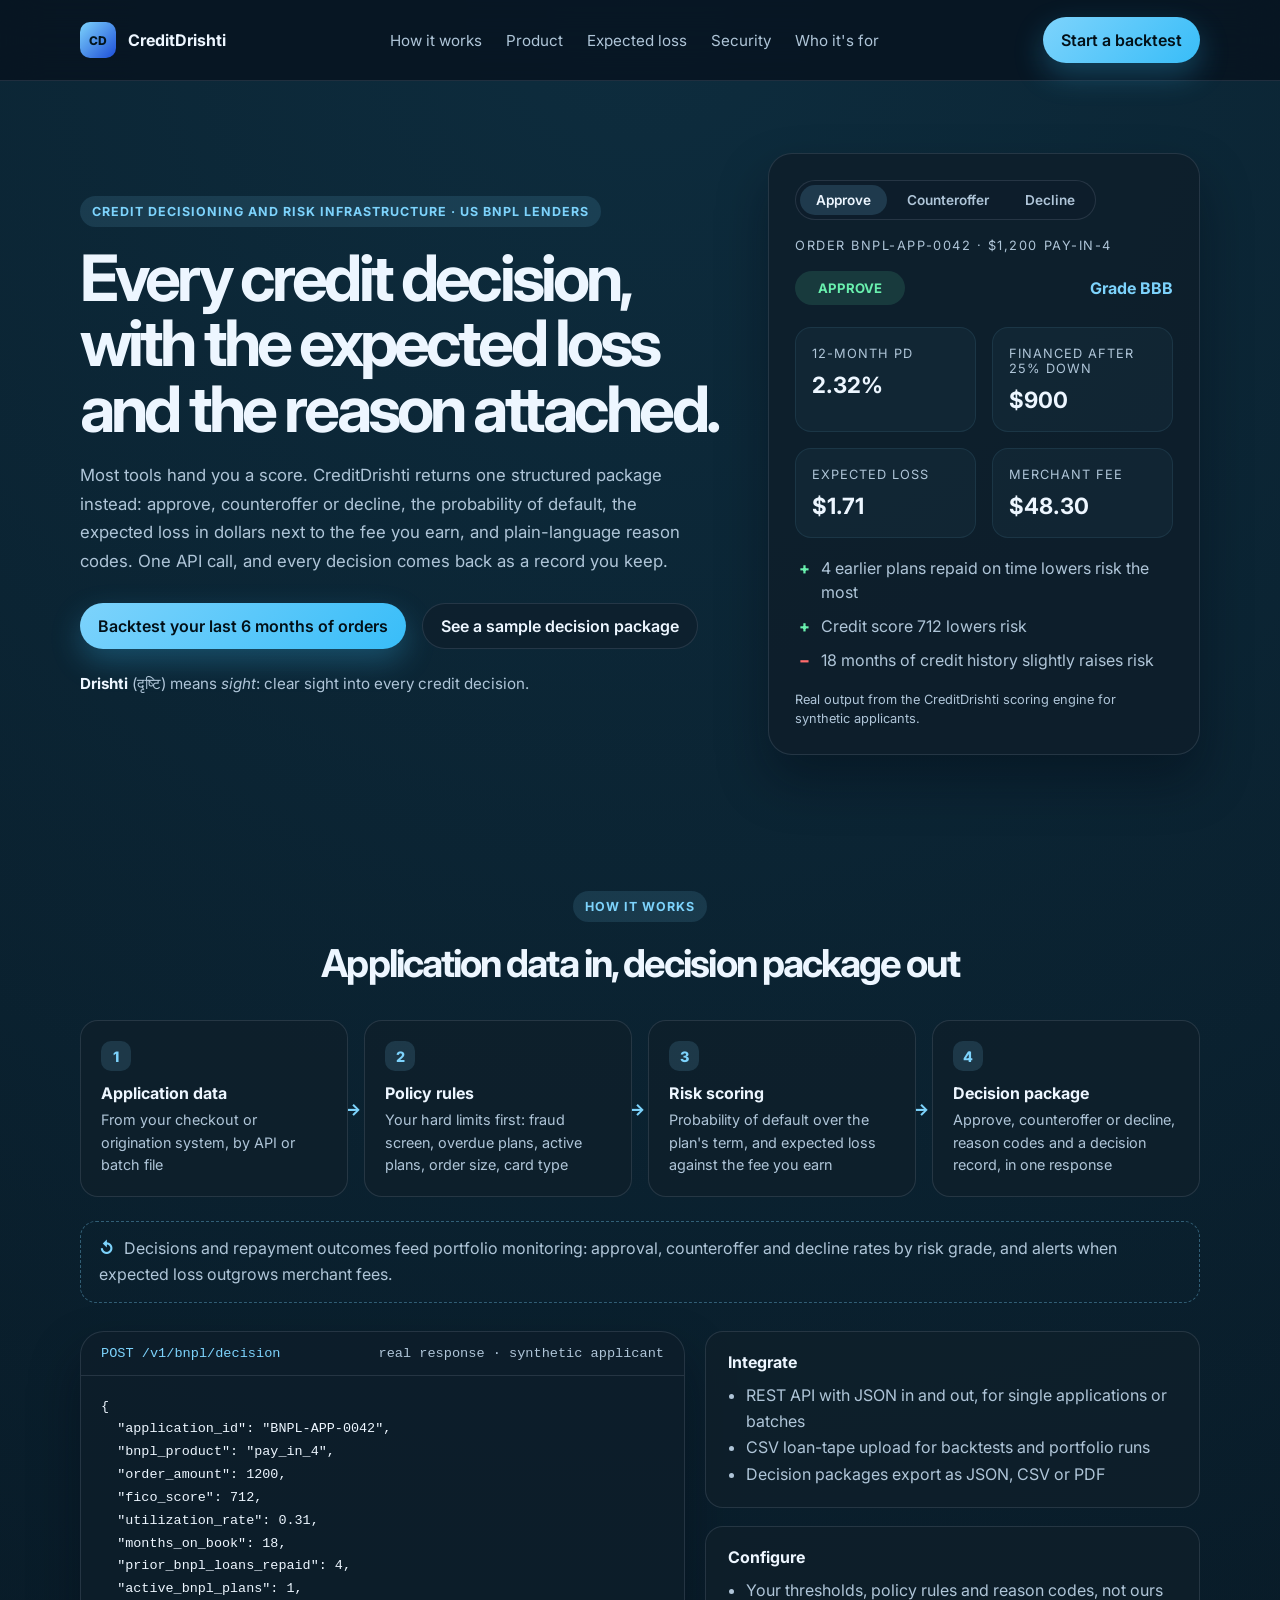
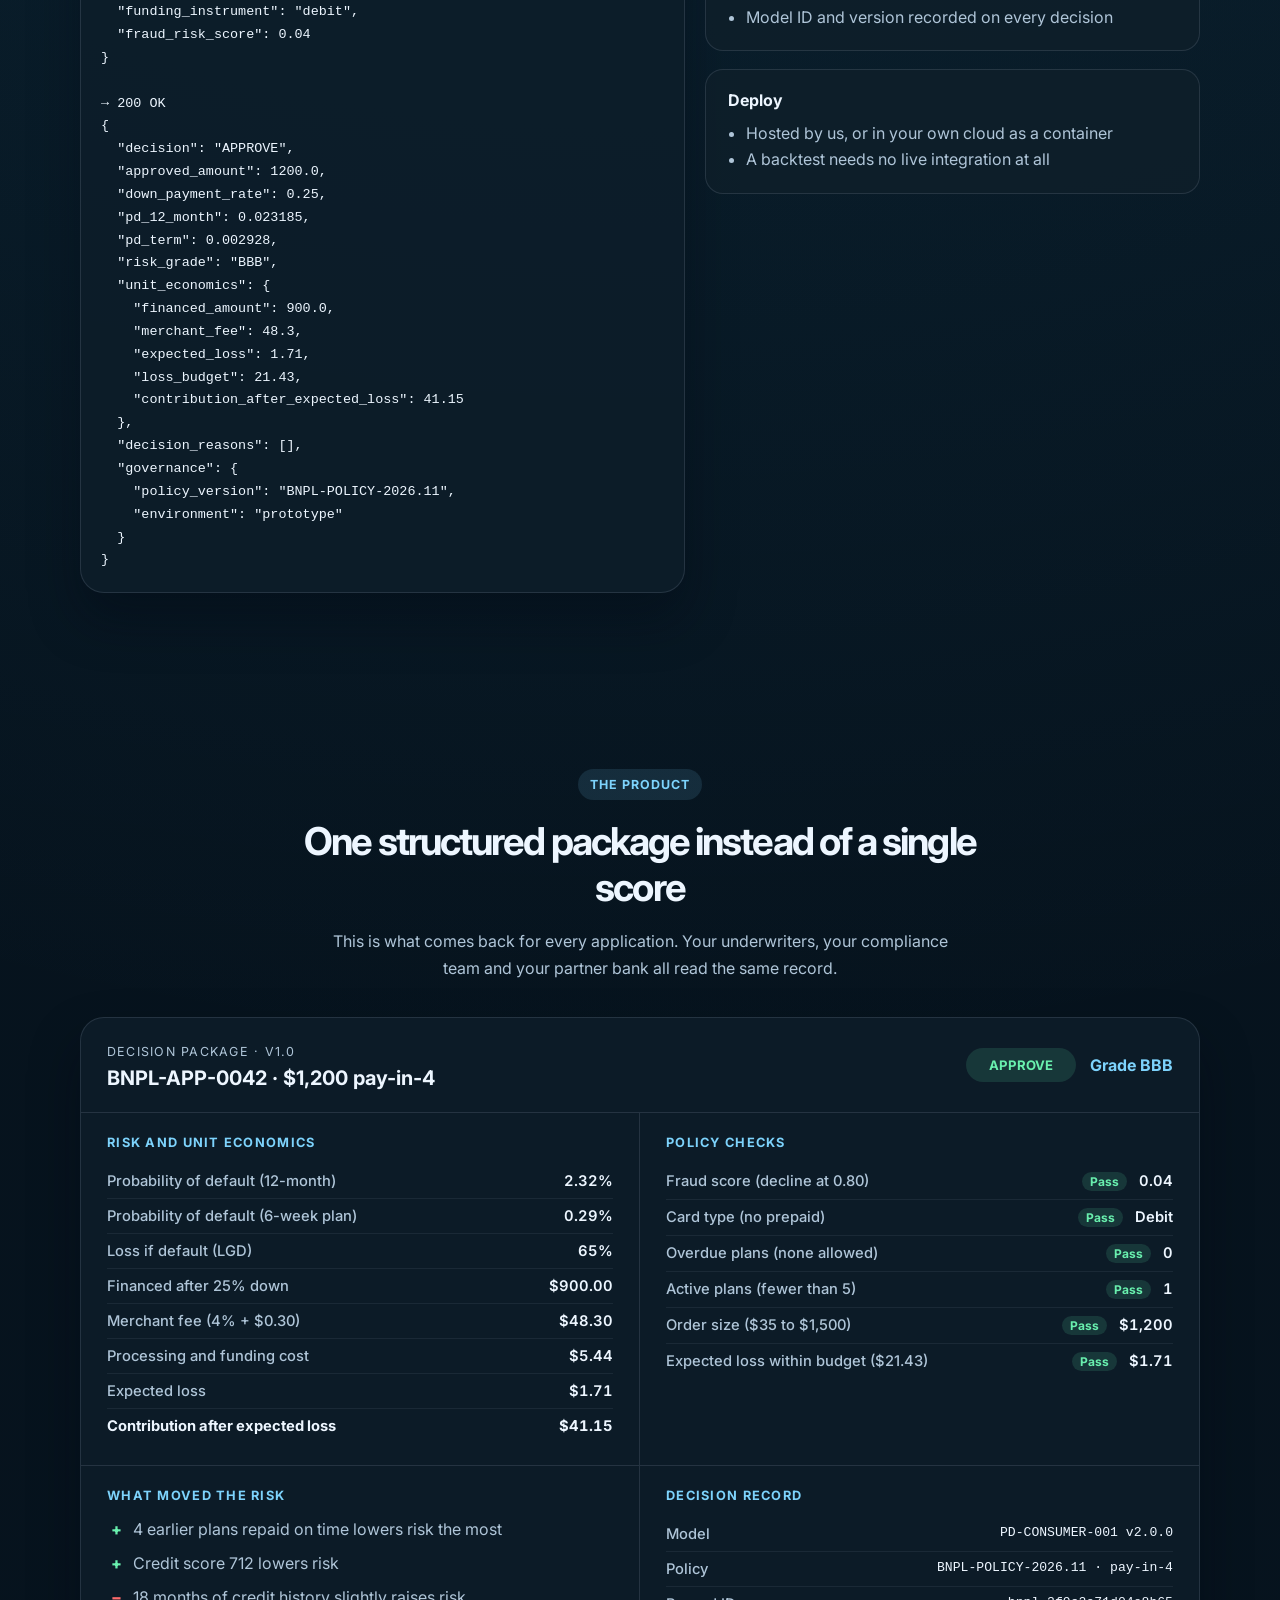
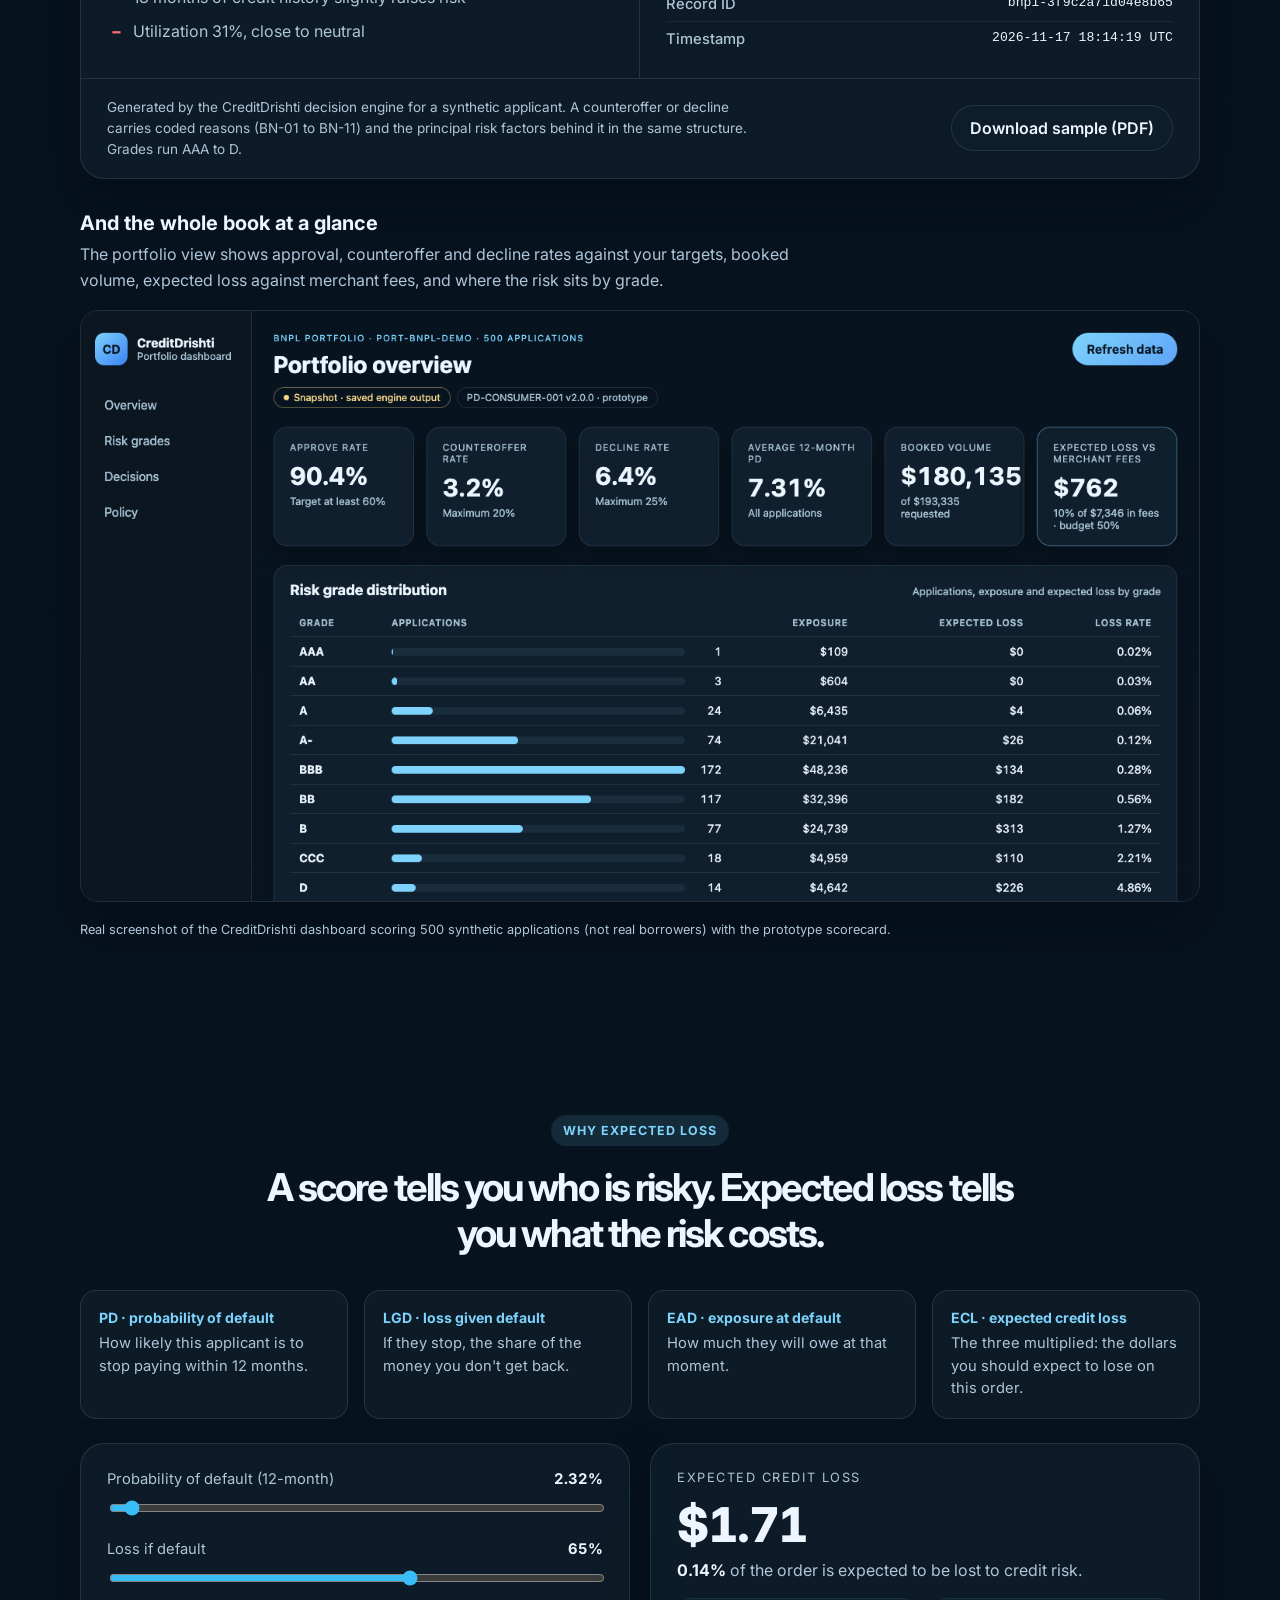
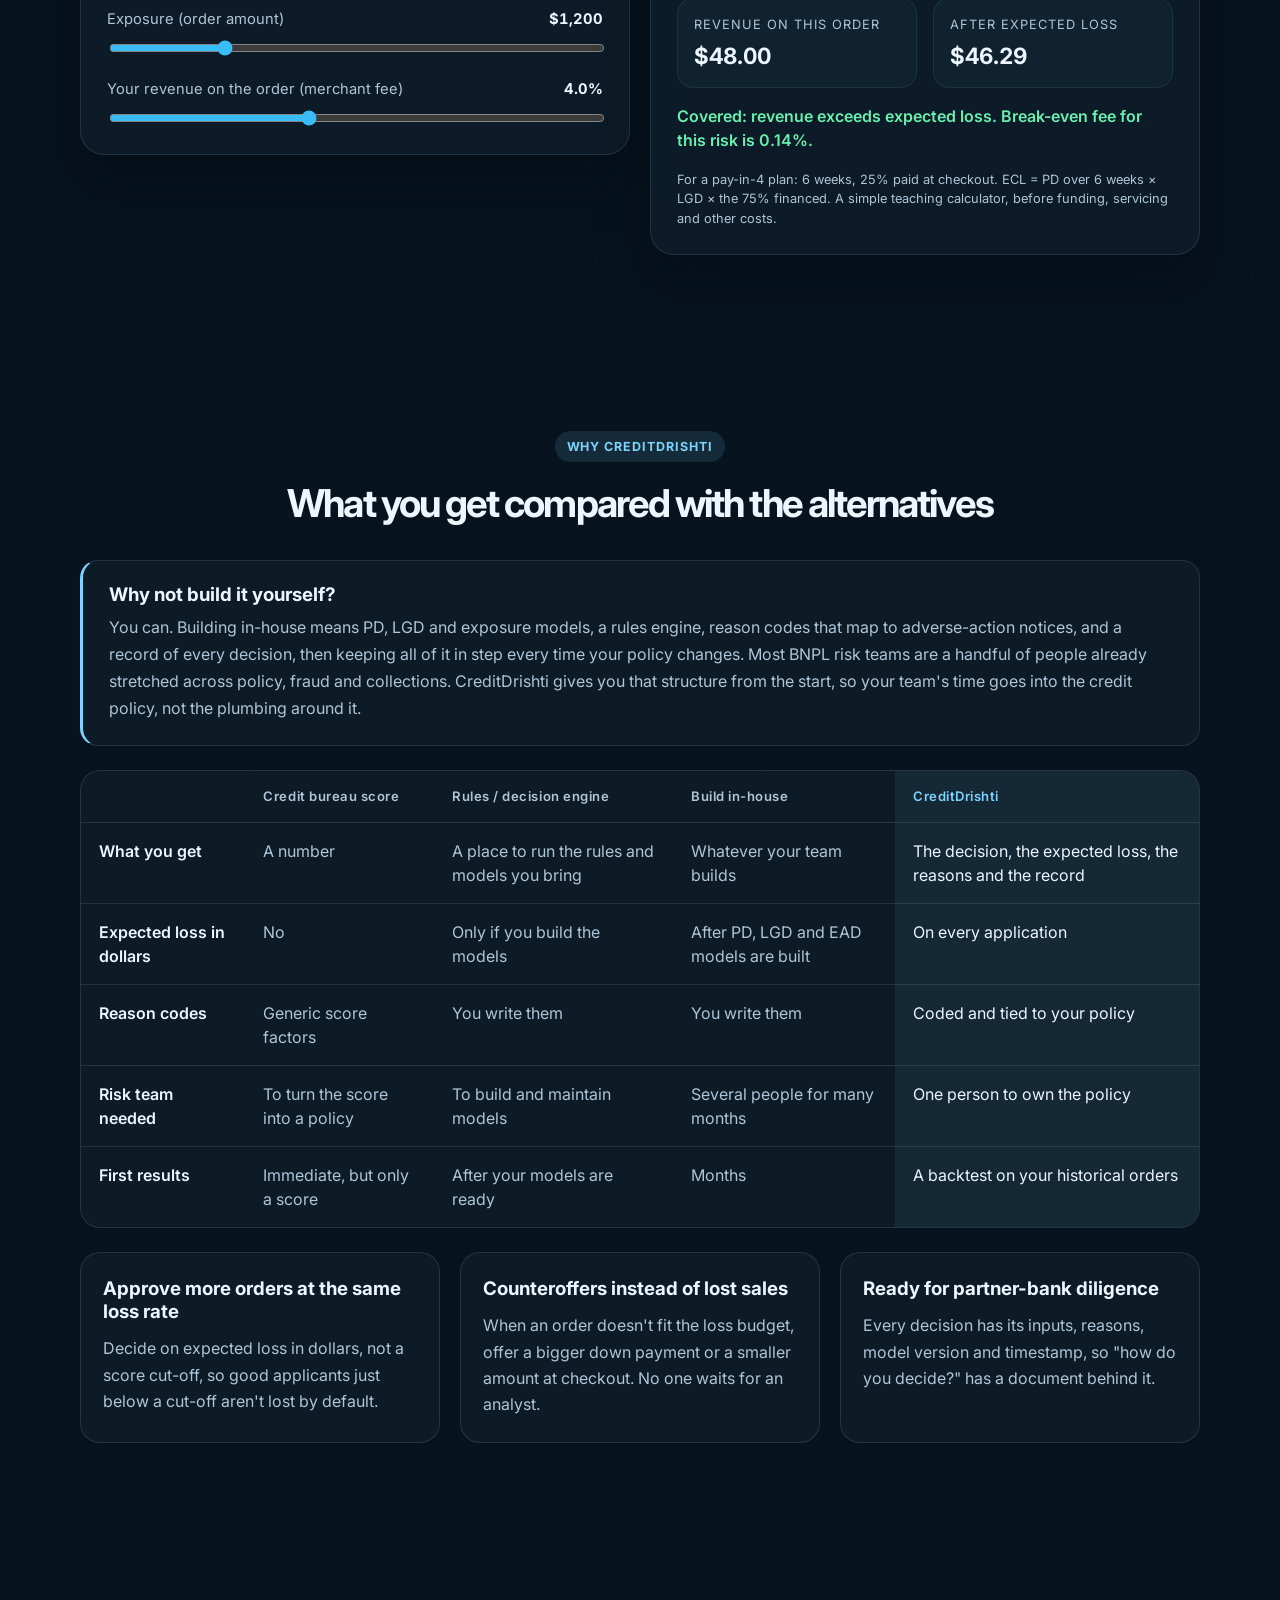
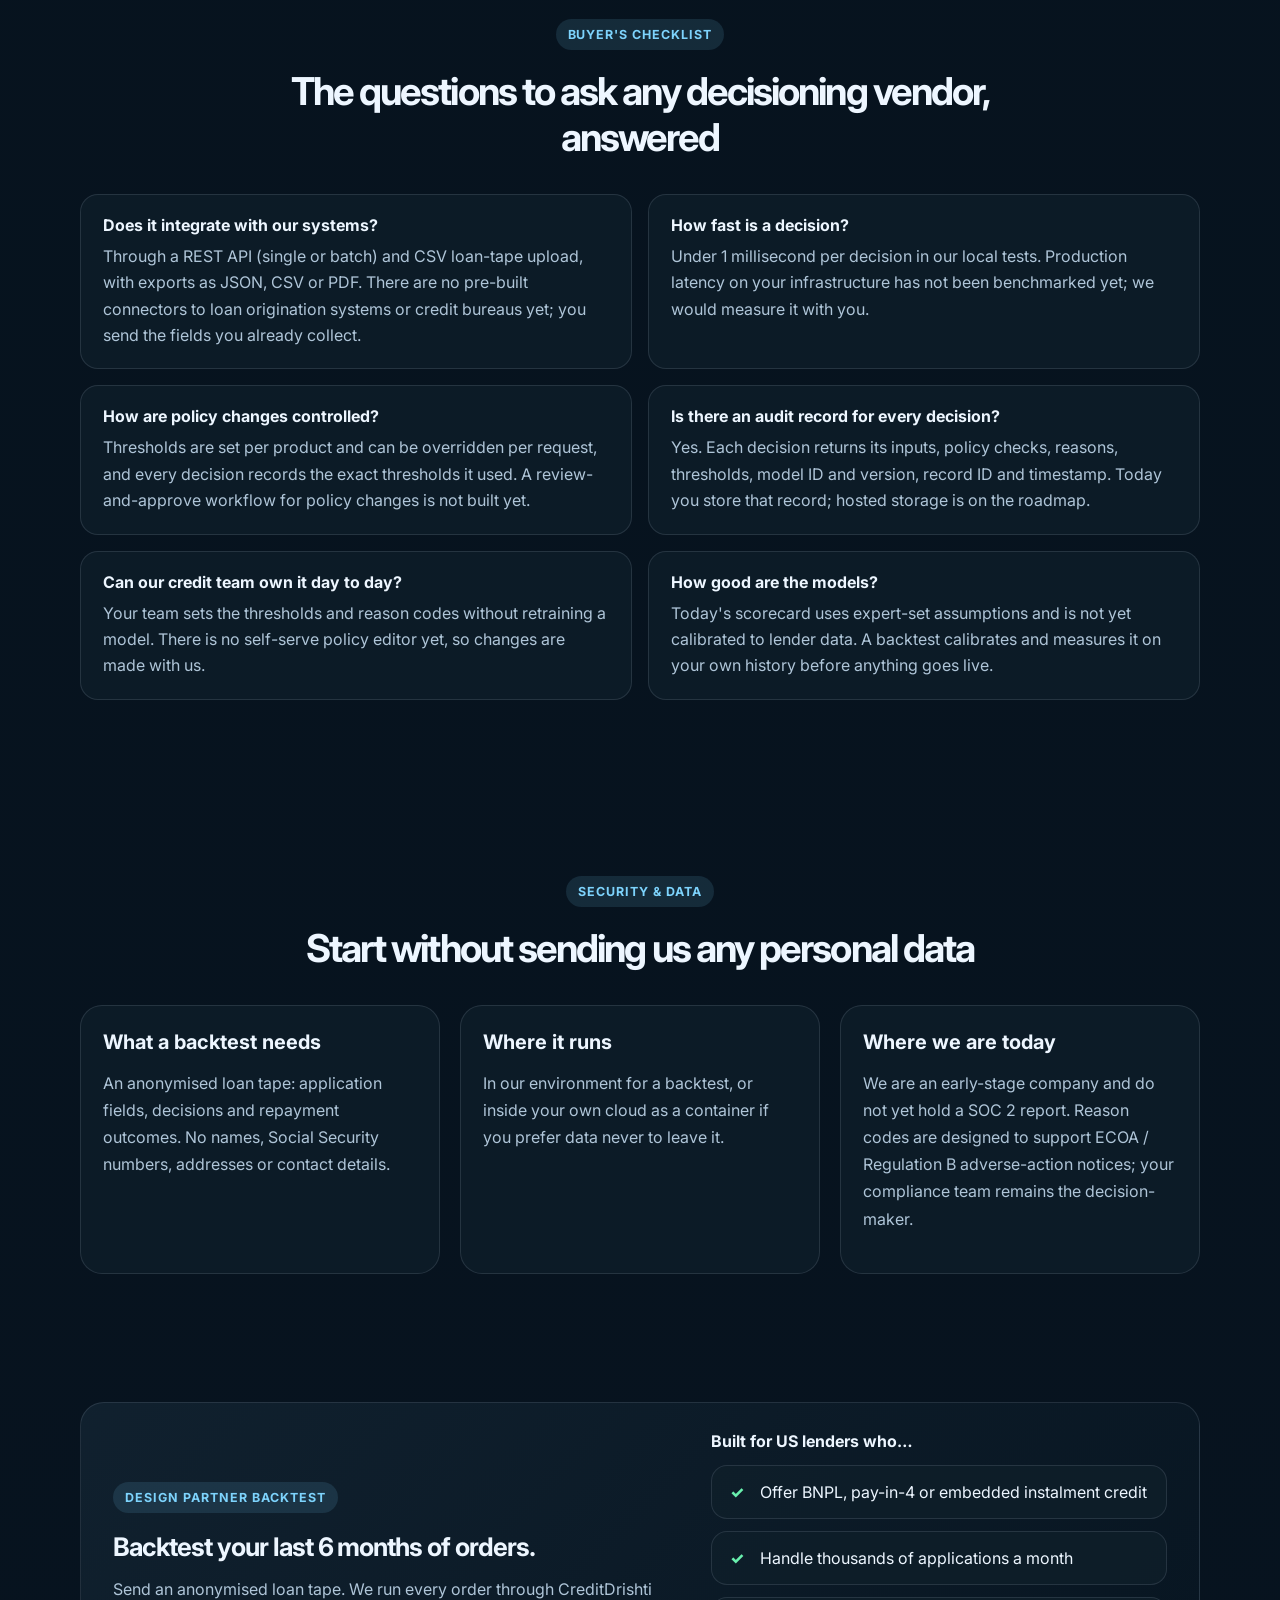
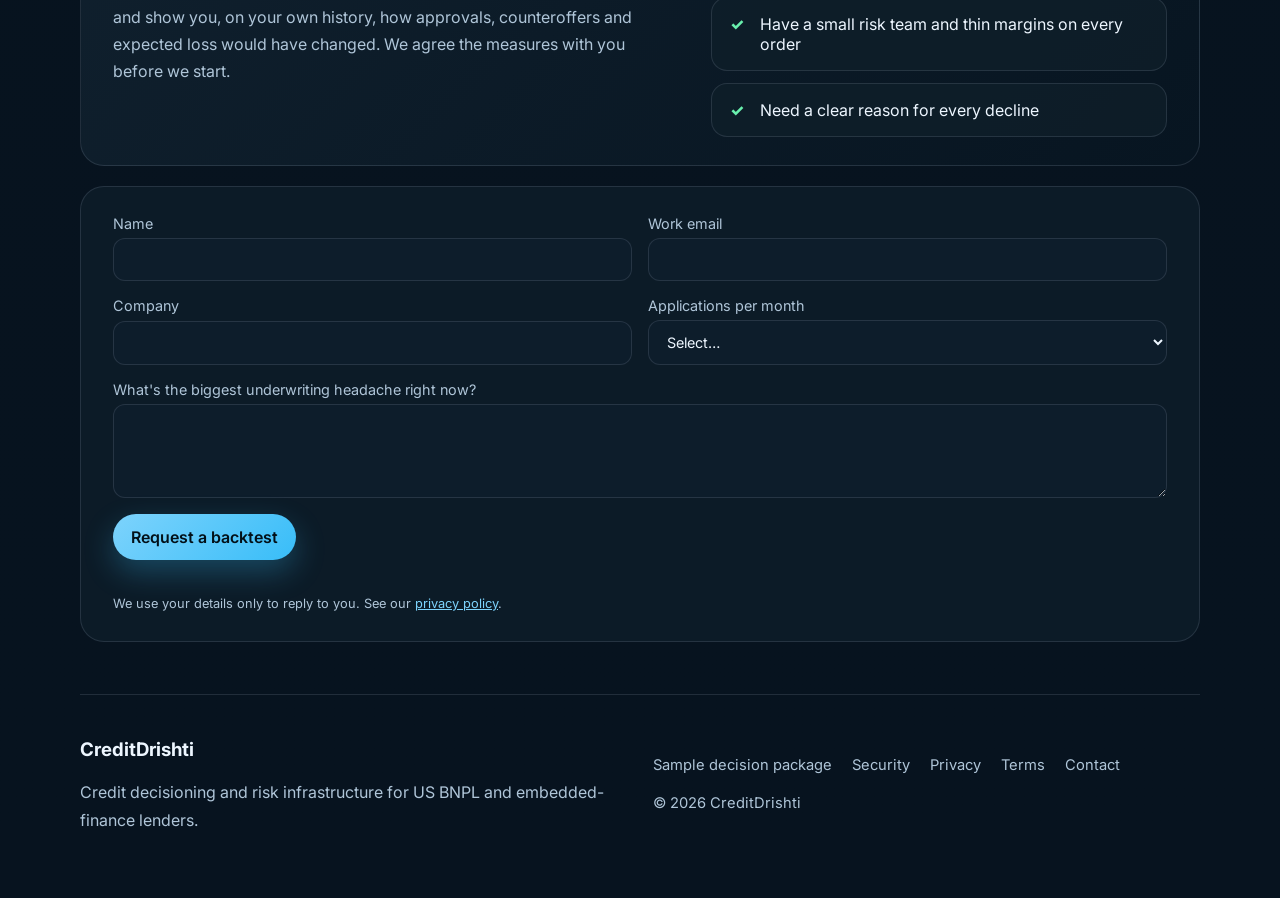
<file: index.html>
<!DOCTYPE html>
<html lang="en">
  <head>
    <meta charset="UTF-8" />
    <meta name="viewport" content="width=device-width, initial-scale=1.0" />
    <title>CreditDrishti — Credit decisioning and risk infrastructure for US BNPL lenders</title>
    <meta
      name="description"
      content="Credit decisioning and risk infrastructure for US BNPL and embedded-finance lenders. Every decision comes with the expected loss and the reason attached."
    />
    <link rel="canonical" href="https://creditdrishti.com/" />
    <meta property="og:type" content="website" />
    <meta property="og:url" content="https://creditdrishti.com/" />
    <meta property="og:site_name" content="CreditDrishti" />
    <meta property="og:title" content="Every credit decision, with the expected loss and the reason attached." />
    <meta
      property="og:description"
      content="Credit decisioning and risk infrastructure for US BNPL and embedded-finance lenders."
    />
    <meta property="og:image" content="https://creditdrishti.com/og-image.png" />
    <meta property="og:image:width" content="1200" />
    <meta property="og:image:height" content="630" />
    <meta name="twitter:card" content="summary_large_image" />
    <meta name="theme-color" content="#07131f" />
    <link
      rel="icon"
      href="data:image/svg+xml,%3Csvg xmlns='http://www.w3.org/2000/svg' viewBox='0 0 64 64'%3E%3Crect width='64' height='64' rx='14' fill='%2338bdf8'/%3E%3Ctext x='32' y='42' font-family='Arial,sans-serif' font-size='28' font-weight='800' text-anchor='middle' fill='%23021018'%3ECD%3C/text%3E%3C/svg%3E"
    />
    <script type="application/ld+json">
      {
        "@context": "https://schema.org",
        "@type": "Organization",
        "name": "CreditDrishti",
        "url": "https://creditdrishti.com/",
        "description": "Credit decisioning and risk infrastructure for US BNPL and embedded-finance lenders."
      }
    </script>
    <link rel="preconnect" href="https://fonts.googleapis.com" />
    <link rel="preconnect" href="https://fonts.gstatic.com" crossorigin />
    <link
      href="https://fonts.googleapis.com/css2?family=Inter:wght@400;500;600;700;800&display=swap"
      rel="stylesheet"
    />
    <link rel="stylesheet" href="styles.css" />
  </head>
  <body>
    <header class="topbar">
      <div class="container nav">
        <a class="brand" href="#top">
          <span class="brand-mark">CD</span>
          <span>CreditDrishti</span>
        </a>
        <nav class="menu">
          <a href="#how">How it works</a>
          <a href="#product">Product</a>
          <a href="#expected-loss">Expected loss</a>
          <a href="#security">Security</a>
          <a href="#who">Who it's for</a>
        </nav>
        <a class="button button-primary" href="#pilot">Start a backtest</a>
      </div>
    </header>

    <main id="top">
      <!-- 1. Hero -->
      <section class="hero">
        <div class="container hero-grid">
          <div class="hero-copy">
            <span class="eyebrow">Credit decisioning and risk infrastructure · US BNPL lenders</span>
            <h1>Every credit decision, with the expected loss and the reason attached.</h1>
            <p>
              Most tools hand you a score. CreditDrishti returns one structured package instead:
              approve, counteroffer or decline, the probability of default, the expected loss in
              dollars next to the fee you earn, and plain-language reason codes. One API call, and every decision comes back as a
              record you keep.
            </p>
            <div class="cta-row">
              <a class="button button-primary" href="#pilot">Backtest your last 6 months of orders</a>
              <a class="button button-secondary" href="#product">See a sample decision package</a>
            </div>
            <p class="tagline">
              <strong>Drishti</strong> (दृष्टि) means <em>sight</em>: clear sight into every
              credit decision.
            </p>
          </div>

          <div class="hero-panel">
            <div class="panel-card panel-highlight">
              <div class="tabs" role="tablist" aria-label="Example decisions">
                <button role="tab" id="tab-approve" aria-controls="ex-approve" aria-selected="true">Approve</button>
                <button role="tab" id="tab-counter" aria-controls="ex-counter" aria-selected="false" tabindex="-1">Counteroffer</button>
                <button role="tab" id="tab-decline" aria-controls="ex-decline" aria-selected="false" tabindex="-1">Decline</button>
              </div>

              <div role="tabpanel" id="ex-approve" aria-labelledby="tab-approve">
                <div class="panel-topline">Order BNPL-APP-0042 · $1,200 pay-in-4</div>
                <div class="decision-row">
                  <span class="badge badge-approve">APPROVE</span>
                  <span class="risk-score">Grade BBB</span>
                </div>
                <div class="metrics-grid">
                  <div><label>12-month PD</label><strong>2.32%</strong></div>
                  <div><label>Financed after 25% down</label><strong>$900</strong></div>
                  <div><label>Expected loss</label><strong>$1.71</strong></div>
                  <div><label>Merchant fee</label><strong>$48.30</strong></div>
                </div>
                <ul class="reasons">
                  <li class="pos">4 earlier plans repaid on time lowers risk the most</li>
                  <li class="pos">Credit score 712 lowers risk</li>
                  <li class="neg">18 months of credit history slightly raises risk</li>
                </ul>
              </div>

              <div role="tabpanel" id="ex-counter" aria-labelledby="tab-counter" hidden>
                <div class="panel-topline">Order BNPL-APP-0088 · $600 pay-in-4</div>
                <div class="decision-row">
                  <span class="badge badge-review">COUNTEROFFER</span>
                  <span class="risk-score">Grade CCC</span>
                </div>
                <div class="metrics-grid">
                  <div><label>12-month PD</label><strong>27.4%</strong></div>
                  <div><label>Financed after 35% down</label><strong>$390</strong></div>
                  <div><label>Expected loss</label><strong>$9.94</strong></div>
                  <div><label>Loss budget</label><strong>$10.55</strong></div>
                </div>
                <ul class="reasons">
                  <li class="neg">Offer: $600 with 35% paid at checkout instead of 25%</li>
                  <li class="neg">Credit score 610 · utilization 55%</li>
                  <li class="neg">2 active payment plans</li>
                </ul>
              </div>

              <div role="tabpanel" id="ex-decline" aria-labelledby="tab-decline" hidden>
                <div class="panel-topline">Order BNPL-APP-0117 · $900 pay-in-4</div>
                <div class="decision-row">
                  <span class="badge badge-decline">DECLINE</span>
                  <span class="risk-score">Grade D</span>
                </div>
                <div class="metrics-grid">
                  <div><label>12-month PD</label><strong>72.5%</strong></div>
                  <div><label>Financed after 25% down</label><strong>$675</strong></div>
                  <div><label>Expected loss</label><strong>$65.36</strong></div>
                  <div><label>Loss budget</label><strong>$15.92</strong></div>
                </div>
                <ul class="reasons">
                  <li class="neg">BN-11 · Expected loss above the loss budget, even at 50% down</li>
                  <li class="neg">Credit score 605 · 2 late payments on previous plans</li>
                  <li class="neg">Utilization 74%</li>
                </ul>
              </div>

              <p class="fineprint">Real output from the CreditDrishti scoring engine for synthetic applicants.</p>
            </div>
          </div>
        </div>
      </section>

      <!-- 2. How it works -->
      <section class="process" id="how">
        <div class="container">
          <div class="section-heading">
            <span class="eyebrow">How it works</span>
            <h2>Application data in, decision package out</h2>
          </div>

          <ol class="flow" aria-label="Decision flow">
            <li>
              <span class="flow-step">1</span>
              <h3>Application data</h3>
              <p>From your checkout or origination system, by API or batch file</p>
            </li>
            <li>
              <span class="flow-step">2</span>
              <h3>Policy rules</h3>
              <p>Your hard limits first: fraud screen, overdue plans, active plans, order size, card type</p>
            </li>
            <li>
              <span class="flow-step">3</span>
              <h3>Risk scoring</h3>
              <p>Probability of default over the plan's term, and expected loss against the fee you earn</p>
            </li>
            <li>
              <span class="flow-step">4</span>
              <h3>Decision package</h3>
              <p>Approve, counteroffer or decline, reason codes and a decision record, in one response</p>
            </li>
          </ol>
          <p class="flow-loop">
            <span aria-hidden="true">↺</span> Decisions and repayment outcomes feed portfolio
            monitoring: approval, counteroffer and decline rates by risk grade, and alerts when
            expected loss outgrows merchant fees.
          </p>

          <div class="platform-grid">
            <div class="code-card panel-card">
              <div class="code-head">
                <span>POST /v1/bnpl/decision</span>
                <span class="muted">real response · synthetic applicant</span>
              </div>
<pre><code>{
  "application_id": "BNPL-APP-0042",
  "bnpl_product": "pay_in_4",
  "order_amount": 1200,
  "fico_score": 712,
  "utilization_rate": 0.31,
  "months_on_book": 18,
  "prior_bnpl_loans_repaid": 4,
  "active_bnpl_plans": 1,
  "funding_instrument": "debit",
  "fraud_risk_score": 0.04
}

→ 200 OK
{
  "decision": "APPROVE",
  "approved_amount": 1200.0,
  "down_payment_rate": 0.25,
  "pd_12_month": 0.023185,
  "pd_term": 0.002928,
  "risk_grade": "BBB",
  "unit_economics": {
    "financed_amount": 900.0,
    "merchant_fee": 48.3,
    "expected_loss": 1.71,
    "loss_budget": 21.43,
    "contribution_after_expected_loss": 41.15
  },
  "decision_reasons": [],
  "governance": {
    "policy_version": "BNPL-POLICY-2026.11",
    "environment": "prototype"
  }
}</code></pre>
            </div>

            <div class="spec-list">
              <div>
                <h3>Integrate</h3>
                <ul>
                  <li>REST API with JSON in and out, for single applications or batches</li>
                  <li>CSV loan-tape upload for backtests and portfolio runs</li>
                  <li>Decision packages export as JSON, CSV or PDF</li>
                </ul>
              </div>
              <div>
                <h3>Configure</h3>
                <ul>
                  <li>Your thresholds, policy rules and reason codes, not ours</li>
                  <li>Model ID and version recorded on every decision</li>
                </ul>
              </div>
              <div>
                <h3>Deploy</h3>
                <ul>
                  <li>Hosted by us, or in your own cloud as a container</li>
                  <li>A backtest needs no live integration at all</li>
                </ul>
              </div>
            </div>
          </div>
        </div>
      </section>

      <!-- 3. Product: the decision package -->
      <section class="feature-band" id="product">
        <div class="container">
          <div class="section-heading">
            <span class="eyebrow">The product</span>
            <h2>One structured package instead of a single score</h2>
            <p class="lede center">
              This is what comes back for every application. Your underwriters, your compliance
              team and your partner bank all read the same record.
            </p>
          </div>

          <article class="report panel-card" aria-label="Sample decision package">
            <header class="report-head">
              <div>
                <span class="report-kicker">Decision package · v1.0</span>
                <h3>BNPL-APP-0042 · $1,200 pay-in-4</h3>
              </div>
              <div class="report-decision">
                <span class="badge badge-approve">APPROVE</span>
                <span class="risk-score">Grade BBB</span>
              </div>
            </header>

            <div class="report-grid">
              <section>
                <h4>Risk and unit economics</h4>
                <table class="kv">
                  <tr><th>Probability of default (12-month)</th><td>2.32%</td></tr>
                  <tr><th>Probability of default (6-week plan)</th><td>0.29%</td></tr>
                  <tr><th>Loss if default (LGD)</th><td>65%</td></tr>
                  <tr><th>Financed after 25% down</th><td>$900.00</td></tr>
                  <tr><th>Merchant fee (4% + $0.30)</th><td>$48.30</td></tr>
                  <tr><th>Processing and funding cost</th><td>$5.44</td></tr>
                  <tr><th>Expected loss</th><td>$1.71</td></tr>
                  <tr class="total"><th>Contribution after expected loss</th><td>$41.15</td></tr>
                </table>
              </section>

              <section>
                <h4>Policy checks</h4>
                <table class="kv checks">
                  <tr><th>Fraud score (decline at 0.80)</th><td><span class="pass">Pass</span> 0.04</td></tr>
                  <tr><th>Card type (no prepaid)</th><td><span class="pass">Pass</span> Debit</td></tr>
                  <tr><th>Overdue plans (none allowed)</th><td><span class="pass">Pass</span> 0</td></tr>
                  <tr><th>Active plans (fewer than 5)</th><td><span class="pass">Pass</span> 1</td></tr>
                  <tr><th>Order size ($35 to $1,500)</th><td><span class="pass">Pass</span> $1,200</td></tr>
                  <tr><th>Expected loss within budget ($21.43)</th><td><span class="pass">Pass</span> $1.71</td></tr>
                </table>
              </section>

              <section>
                <h4>What moved the risk</h4>
                <ul class="reasons">
                  <li class="pos">4 earlier plans repaid on time lowers risk the most</li>
                  <li class="pos">Credit score 712 lowers risk</li>
                  <li class="neg">18 months of credit history slightly raises risk</li>
                  <li class="neg">Utilization 31%, close to neutral</li>
                </ul>
              </section>

              <section>
                <h4>Decision record</h4>
                <table class="kv mono">
                  <tr><th>Model</th><td>PD-CONSUMER-001 v2.0.0</td></tr>
                  <tr><th>Policy</th><td>BNPL-POLICY-2026.11 · pay-in-4</td></tr>
                  <tr><th>Record ID</th><td>bnpl-3f9c2a71d04e8b65</td></tr>
                  <tr><th>Timestamp</th><td>2026-11-17 18:14:19 UTC</td></tr>
                </table>
              </section>
            </div>

            <footer class="report-foot">
              <p>Generated by the CreditDrishti decision engine for a synthetic applicant. A counteroffer or decline carries coded reasons (BN-01 to BN-11) and the principal risk factors behind it in the same structure. Grades run AAA to D.</p>
              <a class="button button-secondary" href="sample-decision-package.pdf" download>Download sample (PDF)</a>
            </footer>
          </article>

          <figure class="screenshot">
            <figcaption>
              <h3>And the whole book at a glance</h3>
              <p>
                The portfolio view shows approval, counteroffer and decline rates against your
                targets, booked volume, expected loss against merchant fees, and where the risk sits
                by grade.
              </p>
            </figcaption>
            <img
              src="dashboard-screenshot.png"
              width="1440"
              height="760"
              loading="lazy"
              alt="CreditDrishti portfolio dashboard for 500 synthetic BNPL orders: approve rate 90.4%, counteroffer rate 3.2%, decline rate 6.4%, average 12-month PD 7.31%, booked volume $180,135 of $193,335 requested, and expected loss of $762 against $7,346 of merchant fees (10%), with a table of applications, exposure, expected loss and loss rate by risk grade."
            />
            <p class="fineprint">
              Real screenshot of the CreditDrishti dashboard scoring 500 synthetic applications
              (not real borrowers) with the prototype scorecard.
            </p>
          </figure>
        </div>
      </section>

      <!-- 4. Expected-loss calculator -->
      <section class="demo" id="expected-loss">
        <div class="container">
          <div class="section-heading">
            <span class="eyebrow">Why expected loss</span>
            <h2>A score tells you who is risky. Expected loss tells you what the risk costs.</h2>
          </div>

          <dl class="glossary">
            <div><dt>PD · probability of default</dt><dd>How likely this applicant is to stop paying within 12 months.</dd></div>
            <div><dt>LGD · loss given default</dt><dd>If they stop, the share of the money you don't get back.</dd></div>
            <div><dt>EAD · exposure at default</dt><dd>How much they will owe at that moment.</dd></div>
            <div><dt>ECL · expected credit loss</dt><dd>The three multiplied: the dollars you should expect to lose on this order.</dd></div>
          </dl>

          <div class="demo-grid">
            <form class="demo-inputs panel-card" id="elForm" aria-label="Expected loss calculator">
              <label>
                <span>Probability of default (12-month) <output id="pdOut">2.32%</output></span>
                <input type="range" name="pd" min="0.5" max="60" step="any" value="2.3185" />
              </label>
              <label>
                <span>Loss if default <output id="lgdOut">65%</output></span>
                <input type="range" name="lgd" min="10" max="100" step="1" value="65" />
              </label>
              <label>
                <span>Exposure (order amount) <output id="eadOut">$1,200</output></span>
                <input type="range" name="ead" min="100" max="5000" step="50" value="1200" />
              </label>
              <label>
                <span>Your revenue on the order (merchant fee) <output id="feeOut">4.0%</output></span>
                <input type="range" name="fee" min="0" max="10" step="0.1" value="4" />
              </label>
            </form>

            <div class="demo-result panel-card" aria-live="polite">
              <div class="panel-topline">Expected credit loss</div>
              <div class="el-big" id="elValue">$1.71</div>
              <p class="el-sub"><span id="elPct">0.14%</span> of the order is expected to be lost to credit risk.</p>
              <div class="metrics-grid">
                <div><label>Revenue on this order</label><strong id="revValue">$48.00</strong></div>
                <div><label>After expected loss</label><strong id="netValue">$46.29</strong></div>
              </div>
              <p class="el-verdict" id="elVerdict"></p>
              <p class="fineprint">For a pay-in-4 plan: 6 weeks, 25% paid at checkout. ECL = PD over 6 weeks × LGD × the 75% financed. A simple teaching calculator, before funding, servicing and other costs.</p>
            </div>
          </div>
        </div>
      </section>

      <!-- 5. Why CreditDrishti -->
      <section class="process" id="why">
        <div class="container">
          <div class="section-heading">
            <span class="eyebrow">Why CreditDrishti</span>
            <h2>What you get compared with the alternatives</h2>
          </div>

          <div class="build-note">
            <h3>Why not build it yourself?</h3>
            <p>
              You can. Building in-house means PD, LGD and exposure models, a rules engine,
              reason codes that map to adverse-action notices, and a record of every decision,
              then keeping all of it in step every time your policy changes. Most BNPL risk teams
              are a handful of people already stretched across policy, fraud and collections. CreditDrishti gives you
              that structure from the start, so your team's time goes into the credit policy, not
              the plumbing around it.
            </p>
          </div>

          <div class="compare-wrap">
            <table class="compare">
              <thead>
                <tr>
                  <th scope="col"></th>
                  <th scope="col">Credit bureau score</th>
                  <th scope="col">Rules / decision engine</th>
                  <th scope="col">Build in-house</th>
                  <th scope="col" class="us">CreditDrishti</th>
                </tr>
              </thead>
              <tbody>
                <tr>
                  <th scope="row">What you get</th>
                  <td>A number</td>
                  <td>A place to run the rules and models you bring</td>
                  <td>Whatever your team builds</td>
                  <td class="us">The decision, the expected loss, the reasons and the record</td>
                </tr>
                <tr>
                  <th scope="row">Expected loss in dollars</th>
                  <td>No</td>
                  <td>Only if you build the models</td>
                  <td>After PD, LGD and EAD models are built</td>
                  <td class="us">On every application</td>
                </tr>
                <tr>
                  <th scope="row">Reason codes</th>
                  <td>Generic score factors</td>
                  <td>You write them</td>
                  <td>You write them</td>
                  <td class="us">Coded and tied to your policy</td>
                </tr>
                <tr>
                  <th scope="row">Risk team needed</th>
                  <td>To turn the score into a policy</td>
                  <td>To build and maintain models</td>
                  <td>Several people for many months</td>
                  <td class="us">One person to own the policy</td>
                </tr>
                <tr>
                  <th scope="row">First results</th>
                  <td>Immediate, but only a score</td>
                  <td>After your models are ready</td>
                  <td>Months</td>
                  <td class="us">A backtest on your historical orders</td>
                </tr>
              </tbody>
            </table>
          </div>

          <div class="outcome-grid">
            <article class="outcome">
              <h3>Approve more orders at the same loss rate</h3>
              <p>Decide on expected loss in dollars, not a score cut-off, so good applicants just below a cut-off aren't lost by default.</p>
            </article>
            <article class="outcome">
              <h3>Counteroffers instead of lost sales</h3>
              <p>When an order doesn't fit the loss budget, offer a bigger down payment or a smaller amount at checkout. No one waits for an analyst.</p>
            </article>
            <article class="outcome">
              <h3>Ready for partner-bank diligence</h3>
              <p>Every decision has its inputs, reasons, model version and timestamp, so "how do you decide?" has a document behind it.</p>
            </article>
          </div>
        </div>
      </section>

      <!-- 6. Buyer's checklist: straight answers, including what isn't built yet -->
      <section class="process" id="checklist">
        <div class="container">
          <div class="section-heading">
            <span class="eyebrow">Buyer's checklist</span>
            <h2>The questions to ask any decisioning vendor, answered</h2>
          </div>

          <dl class="qa">
            <div>
              <dt>Does it integrate with our systems?</dt>
              <dd>Through a REST API (single or batch) and CSV loan-tape upload, with exports as JSON, CSV or PDF. There are no pre-built connectors to loan origination systems or credit bureaus yet; you send the fields you already collect.</dd>
            </div>
            <div>
              <dt>How fast is a decision?</dt>
              <dd>Under 1 millisecond per decision in our local tests. Production latency on your infrastructure has not been benchmarked yet; we would measure it with you.</dd>
            </div>
            <div>
              <dt>How are policy changes controlled?</dt>
              <dd>Thresholds are set per product and can be overridden per request, and every decision records the exact thresholds it used. A review-and-approve workflow for policy changes is not built yet.</dd>
            </div>
            <div>
              <dt>Is there an audit record for every decision?</dt>
              <dd>Yes. Each decision returns its inputs, policy checks, reasons, thresholds, model ID and version, record ID and timestamp. Today you store that record; hosted storage is on the roadmap.</dd>
            </div>
            <div>
              <dt>Can our credit team own it day to day?</dt>
              <dd>Your team sets the thresholds and reason codes without retraining a model. There is no self-serve policy editor yet, so changes are made with us.</dd>
            </div>
            <div>
              <dt>How good are the models?</dt>
              <dd>Today's scorecard uses expert-set assumptions and is not yet calibrated to lender data. A backtest calibrates and measures it on your own history before anything goes live.</dd>
            </div>
          </dl>
        </div>
      </section>

      <!-- 7. Security and data -->
      <section class="feature-band" id="security">
        <div class="container">
          <div class="section-heading">
            <span class="eyebrow">Security &amp; data</span>
            <h2>Start without sending us any personal data</h2>
          </div>

          <div class="card-grid">
            <article class="info-card">
              <h3>What a backtest needs</h3>
              <p>
                An anonymised loan tape: application fields, decisions and repayment outcomes. No
                names, Social Security numbers, addresses or contact details.
              </p>
            </article>
            <article class="info-card">
              <h3>Where it runs</h3>
              <p>
                In our environment for a backtest, or inside your own cloud as a container if you
                prefer data never to leave it.
              </p>
            </article>
            <article class="info-card">
              <h3>Where we are today</h3>
              <p>
                We are an early-stage company and do not yet hold a SOC 2 report. Reason codes are
                designed to support ECOA / Regulation B adverse-action notices; your compliance team
                remains the decision-maker.
              </p>
            </article>
          </div>
        </div>
      </section>
    </main>

    <!-- 8. Pilot + who it's for + form -->
    <section class="cta-banner" id="pilot">
      <div class="container pilot-grid" id="who">
        <div>
          <span class="eyebrow">Design partner backtest</span>
          <h3>Backtest your last 6 months of orders.</h3>
          <p class="pilot-copy">
            Send an anonymised loan tape. We run every order through CreditDrishti and show you, on
            your own history, how approvals, counteroffers and expected loss would have changed.
            We agree the measures with you before we start.
          </p>
        </div>
        <div>
          <h4 class="fit-title">Built for US lenders who…</h4>
          <ul class="fit-list">
            <li>Offer BNPL, pay-in-4 or embedded instalment credit</li>
            <li>Handle thousands of applications a month</li>
            <li>Have a small risk team and thin margins on every order</li>
            <li>Need a clear reason for every decline</li>
          </ul>
        </div>
      </div>
      <div class="container">
        <!-- Requests are delivered by Formspree (form xqpqqzob) -->
        <form
          class="contact-form"
          id="contactForm"
          action="https://formspree.io/f/xqpqqzob"
          method="POST"
        >
          <div class="form-row">
            <label>
              <span>Name</span>
              <input type="text" name="name" autocomplete="name" required maxlength="120" />
            </label>
            <label>
              <span>Work email</span>
              <input type="email" name="email" autocomplete="email" required maxlength="200" />
            </label>
          </div>
          <div class="form-row">
            <label>
              <span>Company</span>
              <input type="text" name="company" autocomplete="organization" maxlength="200" />
            </label>
            <label>
              <span>Applications per month</span>
              <select name="monthly_applications">
                <option value="">Select…</option>
                <option>Under 1,000</option>
                <option>1,000 – 10,000</option>
                <option>10,000 – 100,000</option>
                <option>Over 100,000</option>
              </select>
            </label>
          </div>
          <label>
            <span>What's the biggest underwriting headache right now?</span>
            <textarea name="message" rows="4" required maxlength="4000"></textarea>
          </label>
          <input type="hidden" name="_subject" value="New backtest request — CreditDrishti" />
          <!-- Honeypot: hidden from people; Formspree drops submissions that fill it -->
          <input type="text" name="_gotcha" class="hp" tabindex="-1" autocomplete="off" aria-hidden="true" />
          <div class="form-actions">
            <button class="button button-primary" type="submit">Request a backtest</button>
            <p class="form-status" id="formStatus" role="status" aria-live="polite"></p>
          </div>
          <p class="fineprint">
            We use your details only to reply to you. See our <a href="privacy.html">privacy policy</a>.
          </p>
        </form>
      </div>
    </section>

    <footer class="footer">
      <div class="container footer-row">
        <div>
          <h3>CreditDrishti</h3>
          <p>Credit decisioning and risk infrastructure for US BNPL and embedded-finance lenders.</p>
        </div>
        <nav class="footer-links" aria-label="Footer">
          <a href="#product">Sample decision package</a>
          <a href="#security">Security</a>
          <a href="privacy.html">Privacy</a>
          <a href="terms.html">Terms</a>
          <a href="contact.html">Contact</a>
          <span>© 2026 CreditDrishti</span>
        </nav>
      </div>
    </footer>

    <script src="app.js"></script>
  </body>
</html>
</file>
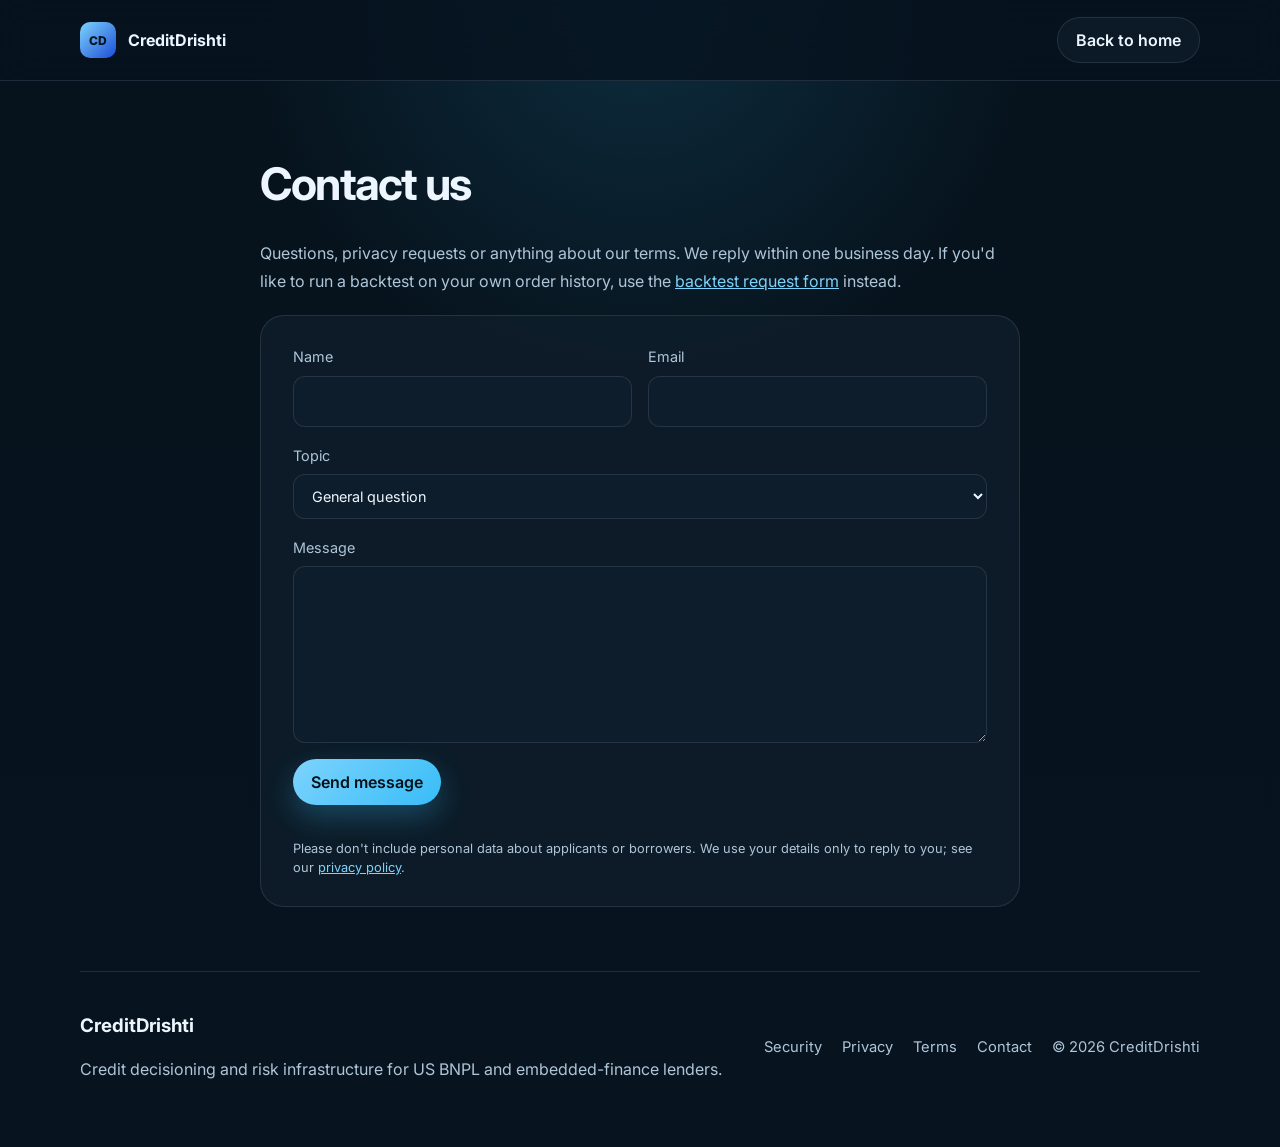
<file: contact.html>
<!DOCTYPE html>
<html lang="en">
  <head>
    <meta charset="UTF-8" />
    <meta name="viewport" content="width=device-width, initial-scale=1.0" />
    <title>Contact — CreditDrishti</title>
    <meta name="description" content="Contact CreditDrishti with a question, a privacy request or a question about our terms." />
    <link rel="canonical" href="https://creditdrishti.com/contact.html" />
    <meta name="theme-color" content="#07131f" />
    <link
      rel="icon"
      href="data:image/svg+xml,%3Csvg xmlns='http://www.w3.org/2000/svg' viewBox='0 0 64 64'%3E%3Crect width='64' height='64' rx='14' fill='%2338bdf8'/%3E%3Ctext x='32' y='42' font-family='Arial,sans-serif' font-size='28' font-weight='800' text-anchor='middle' fill='%23021018'%3ECD%3C/text%3E%3C/svg%3E"
    />
    <link rel="preconnect" href="https://fonts.googleapis.com" />
    <link rel="preconnect" href="https://fonts.gstatic.com" crossorigin />
    <link
      href="https://fonts.googleapis.com/css2?family=Inter:wght@400;500;600;700;800&display=swap"
      rel="stylesheet"
    />
    <link rel="stylesheet" href="styles.css" />
  </head>
  <body>
    <header class="topbar">
      <div class="container nav">
        <a class="brand" href="index.html">
          <span class="brand-mark">CD</span>
          <span>CreditDrishti</span>
        </a>
        <a class="button button-secondary" href="index.html">Back to home</a>
      </div>
    </header>

    <main class="container legal">
      <h1>Contact us</h1>
      <p>
        Questions, privacy requests or anything about our terms. We reply within one business
        day. If you'd like to run a backtest on your own order history, use the
        <a href="index.html#pilot">backtest request form</a> instead.
      </p>

      <!-- Messages are delivered by Formspree (form xqpqqzob) -->
      <form
        class="contact-form"
        id="contactForm"
        action="https://formspree.io/f/xqpqqzob"
        method="POST"
      >
        <div class="form-row">
          <label>
            <span>Name</span>
            <input type="text" name="name" autocomplete="name" required maxlength="120" />
          </label>
          <label>
            <span>Email</span>
            <input type="email" name="email" autocomplete="email" required maxlength="200" />
          </label>
        </div>
        <label>
          <span>Topic</span>
          <select name="topic" id="topic" required>
            <option value="General question">General question</option>
            <option value="Privacy request">Privacy request</option>
            <option value="Terms of use">Terms of use</option>
            <option value="Partnership">Partnership</option>
            <option value="Other">Other</option>
          </select>
        </label>
        <label>
          <span>Message</span>
          <textarea name="message" rows="6" required maxlength="4000"></textarea>
        </label>
        <input type="hidden" name="_subject" value="Website contact — CreditDrishti" />
        <!-- Honeypot: hidden from people; Formspree drops submissions that fill it -->
        <input type="text" name="_gotcha" class="hp" tabindex="-1" autocomplete="off" aria-hidden="true" />
        <div class="form-actions">
          <button class="button button-primary" type="submit">Send message</button>
          <p class="form-status" id="formStatus" role="status" aria-live="polite"></p>
        </div>
        <p class="fineprint">
          Please don't include personal data about applicants or borrowers. We use your details
          only to reply to you; see our <a href="privacy.html">privacy policy</a>.
        </p>
      </form>
    </main>

    <footer class="footer">
      <div class="container footer-row">
        <div>
          <h3>CreditDrishti</h3>
          <p>Credit decisioning and risk infrastructure for US BNPL and embedded-finance lenders.</p>
        </div>
        <nav class="footer-links" aria-label="Footer">
          <a href="index.html#security">Security</a>
          <a href="privacy.html">Privacy</a>
          <a href="terms.html">Terms</a>
          <a href="contact.html">Contact</a>
          <span>© 2026 CreditDrishti</span>
        </nav>
      </div>
    </footer>

    <script src="app.js"></script>
  </body>
</html>
</file>
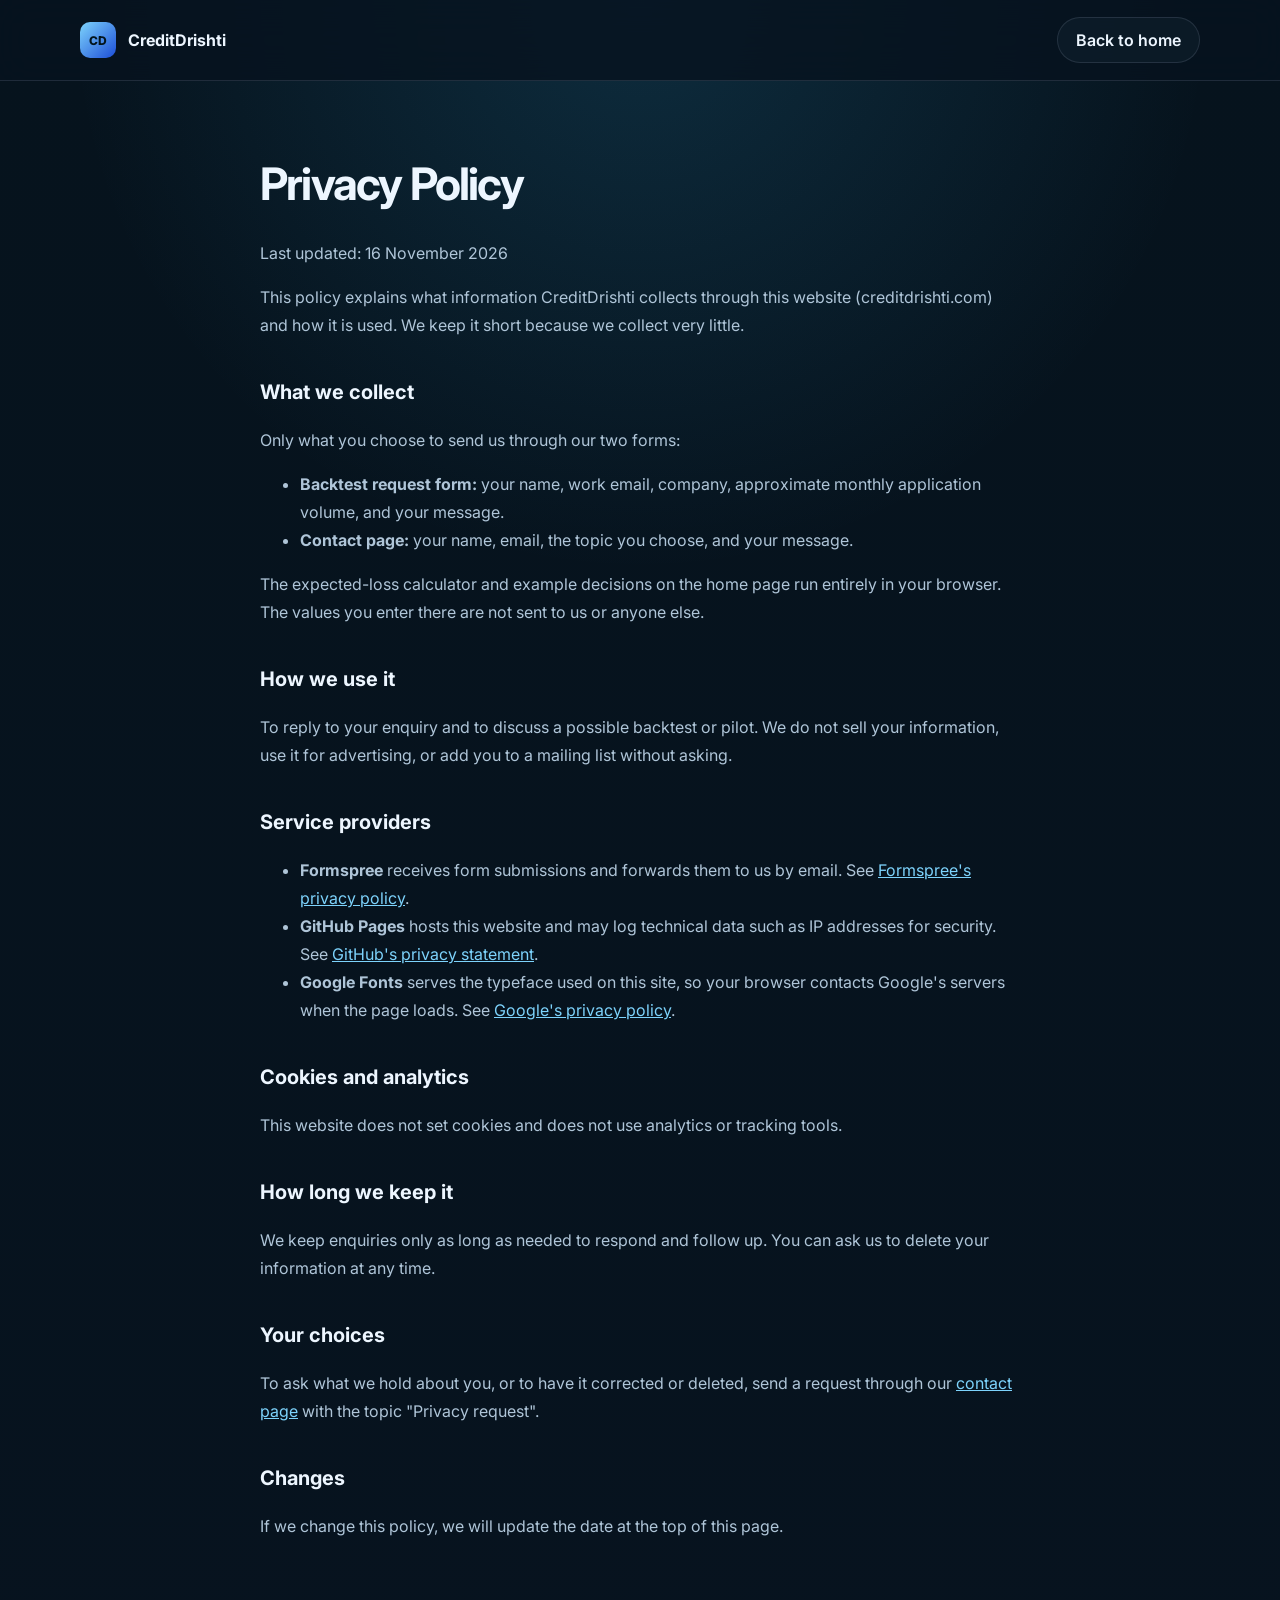
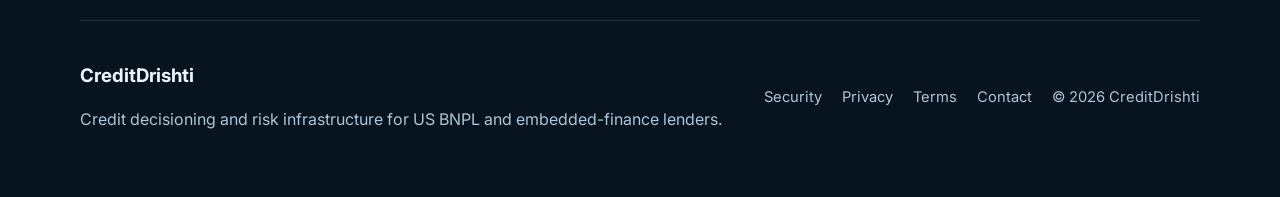
<file: privacy.html>
<!DOCTYPE html>
<html lang="en">
  <head>
    <meta charset="UTF-8" />
    <meta name="viewport" content="width=device-width, initial-scale=1.0" />
    <title>Privacy Policy — CreditDrishti</title>
    <meta name="description" content="How CreditDrishti handles information submitted through this website." />
    <link rel="canonical" href="https://creditdrishti.com/privacy.html" />
    <meta name="theme-color" content="#07131f" />
    <link
      rel="icon"
      href="data:image/svg+xml,%3Csvg xmlns='http://www.w3.org/2000/svg' viewBox='0 0 64 64'%3E%3Crect width='64' height='64' rx='14' fill='%2338bdf8'/%3E%3Ctext x='32' y='42' font-family='Arial,sans-serif' font-size='28' font-weight='800' text-anchor='middle' fill='%23021018'%3ECD%3C/text%3E%3C/svg%3E"
    />
    <link rel="preconnect" href="https://fonts.googleapis.com" />
    <link rel="preconnect" href="https://fonts.gstatic.com" crossorigin />
    <link
      href="https://fonts.googleapis.com/css2?family=Inter:wght@400;500;600;700;800&display=swap"
      rel="stylesheet"
    />
    <link rel="stylesheet" href="styles.css" />
  </head>
  <body>
    <header class="topbar">
      <div class="container nav">
        <a class="brand" href="index.html">
          <span class="brand-mark">CD</span>
          <span>CreditDrishti</span>
        </a>
        <a class="button button-secondary" href="index.html">Back to home</a>
      </div>
    </header>

    <main class="container legal">
      <h1>Privacy Policy</h1>
      <p>Last updated: 16 November 2026</p>

      <p>
        This policy explains what information CreditDrishti collects through this website
        (creditdrishti.com) and how it is used. We keep it short because we collect very little.
      </p>

      <h2>What we collect</h2>
      <p>
        Only what you choose to send us through our two forms:
      </p>
      <ul>
        <li>
          <strong>Backtest request form:</strong> your name, work email, company, approximate
          monthly application volume, and your message.
        </li>
        <li><strong>Contact page:</strong> your name, email, the topic you choose, and your message.</li>
      </ul>
      <p>
        The expected-loss calculator and example decisions on the home page run entirely in your
        browser. The values you enter there are not sent to us or anyone else.
      </p>

      <h2>How we use it</h2>
      <p>
        To reply to your enquiry and to discuss a possible backtest or pilot. We do not sell your
        information, use it for advertising, or add you to a mailing list without asking.
      </p>

      <h2>Service providers</h2>
      <ul>
        <li>
          <strong>Formspree</strong> receives form submissions and forwards them to us by email.
          See <a href="https://formspree.io/legal/privacy-policy" rel="noopener">Formspree's privacy policy</a>.
        </li>
        <li>
          <strong>GitHub Pages</strong> hosts this website and may log technical data such as IP
          addresses for security. See
          <a href="https://docs.github.com/en/site-policy/privacy-policies/github-general-privacy-statement" rel="noopener">GitHub's privacy statement</a>.
        </li>
        <li>
          <strong>Google Fonts</strong> serves the typeface used on this site, so your browser
          contacts Google's servers when the page loads. See
          <a href="https://policies.google.com/privacy" rel="noopener">Google's privacy policy</a>.
        </li>
      </ul>

      <h2>Cookies and analytics</h2>
      <p>This website does not set cookies and does not use analytics or tracking tools.</p>

      <h2>How long we keep it</h2>
      <p>
        We keep enquiries only as long as needed to respond and follow up. You can ask us to
        delete your information at any time.
      </p>

      <h2>Your choices</h2>
      <p>
        To ask what we hold about you, or to have it corrected or deleted, send a request through
        our <a href="contact.html?topic=privacy">contact page</a> with the topic "Privacy request".
      </p>

      <h2>Changes</h2>
      <p>If we change this policy, we will update the date at the top of this page.</p>
    </main>

    <footer class="footer">
      <div class="container footer-row">
        <div>
          <h3>CreditDrishti</h3>
          <p>Credit decisioning and risk infrastructure for US BNPL and embedded-finance lenders.</p>
        </div>
        <nav class="footer-links" aria-label="Footer">
          <a href="index.html#security">Security</a>
          <a href="privacy.html">Privacy</a>
          <a href="terms.html">Terms</a>
          <a href="contact.html">Contact</a>
          <span>© 2026 CreditDrishti</span>
        </nav>
      </div>
    </footer>
  </body>
</html>
</file>
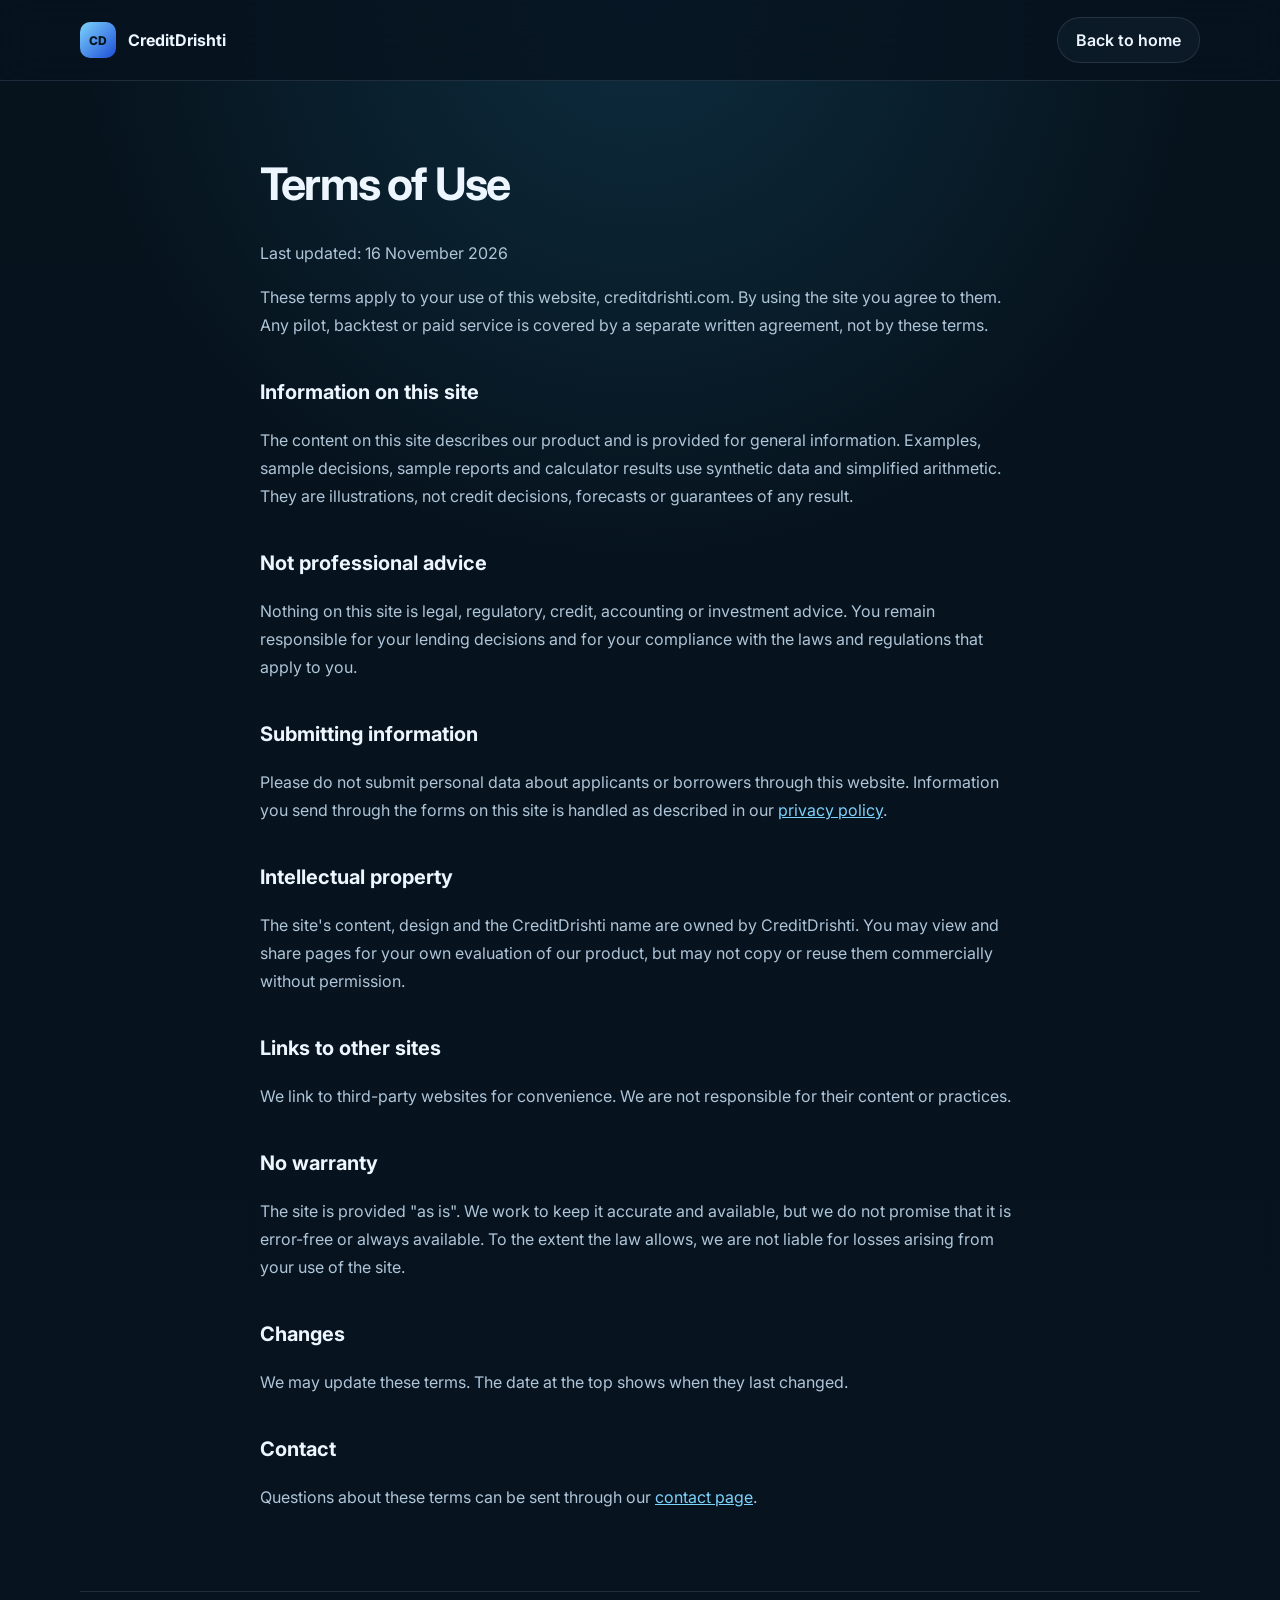
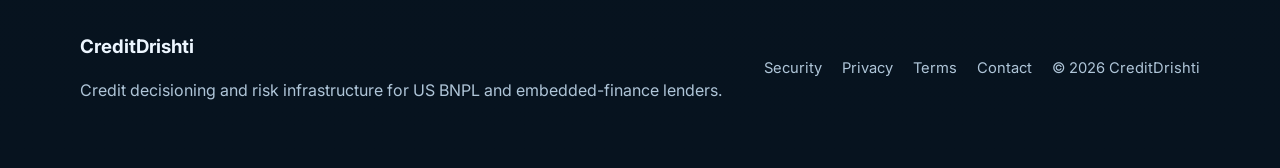
<file: terms.html>
<!DOCTYPE html>
<html lang="en">
  <head>
    <meta charset="UTF-8" />
    <meta name="viewport" content="width=device-width, initial-scale=1.0" />
    <title>Terms of Use — CreditDrishti</title>
    <meta name="description" content="Terms of use for the CreditDrishti website." />
    <link rel="canonical" href="https://creditdrishti.com/terms.html" />
    <meta name="theme-color" content="#07131f" />
    <link
      rel="icon"
      href="data:image/svg+xml,%3Csvg xmlns='http://www.w3.org/2000/svg' viewBox='0 0 64 64'%3E%3Crect width='64' height='64' rx='14' fill='%2338bdf8'/%3E%3Ctext x='32' y='42' font-family='Arial,sans-serif' font-size='28' font-weight='800' text-anchor='middle' fill='%23021018'%3ECD%3C/text%3E%3C/svg%3E"
    />
    <link rel="preconnect" href="https://fonts.googleapis.com" />
    <link rel="preconnect" href="https://fonts.gstatic.com" crossorigin />
    <link
      href="https://fonts.googleapis.com/css2?family=Inter:wght@400;500;600;700;800&display=swap"
      rel="stylesheet"
    />
    <link rel="stylesheet" href="styles.css" />
  </head>
  <body>
    <header class="topbar">
      <div class="container nav">
        <a class="brand" href="index.html">
          <span class="brand-mark">CD</span>
          <span>CreditDrishti</span>
        </a>
        <a class="button button-secondary" href="index.html">Back to home</a>
      </div>
    </header>

    <main class="container legal">
      <h1>Terms of Use</h1>
      <p>Last updated: 16 November 2026</p>

      <p>
        These terms apply to your use of this website, creditdrishti.com. By using the site you
        agree to them. Any pilot, backtest or paid service is covered by a separate written
        agreement, not by these terms.
      </p>

      <h2>Information on this site</h2>
      <p>
        The content on this site describes our product and is provided for general information.
        Examples, sample decisions, sample reports and calculator results use synthetic data and
        simplified arithmetic. They are illustrations, not credit decisions, forecasts or
        guarantees of any result.
      </p>

      <h2>Not professional advice</h2>
      <p>
        Nothing on this site is legal, regulatory, credit, accounting or investment advice. You
        remain responsible for your lending decisions and for your compliance with the laws and
        regulations that apply to you.
      </p>

      <h2>Submitting information</h2>
      <p>
        Please do not submit personal data about applicants or borrowers through this website.
        Information you send through the forms on this site is handled as described in our
        <a href="privacy.html">privacy policy</a>.
      </p>

      <h2>Intellectual property</h2>
      <p>
        The site's content, design and the CreditDrishti name are owned by CreditDrishti. You may
        view and share pages for your own evaluation of our product, but may not copy or reuse
        them commercially without permission.
      </p>

      <h2>Links to other sites</h2>
      <p>
        We link to third-party websites for convenience. We are not responsible for their
        content or practices.
      </p>

      <h2>No warranty</h2>
      <p>
        The site is provided "as is". We work to keep it accurate and available, but we do not
        promise that it is error-free or always available. To the extent the law allows, we are
        not liable for losses arising from your use of the site.
      </p>

      <h2>Changes</h2>
      <p>We may update these terms. The date at the top shows when they last changed.</p>

      <h2>Contact</h2>
      <p>Questions about these terms can be sent through our <a href="contact.html?topic=terms">contact page</a>.</p>
    </main>

    <footer class="footer">
      <div class="container footer-row">
        <div>
          <h3>CreditDrishti</h3>
          <p>Credit decisioning and risk infrastructure for US BNPL and embedded-finance lenders.</p>
        </div>
        <nav class="footer-links" aria-label="Footer">
          <a href="index.html#security">Security</a>
          <a href="privacy.html">Privacy</a>
          <a href="terms.html">Terms</a>
          <a href="contact.html">Contact</a>
          <span>© 2026 CreditDrishti</span>
        </nav>
      </div>
    </footer>
  </body>
</html>
</file>
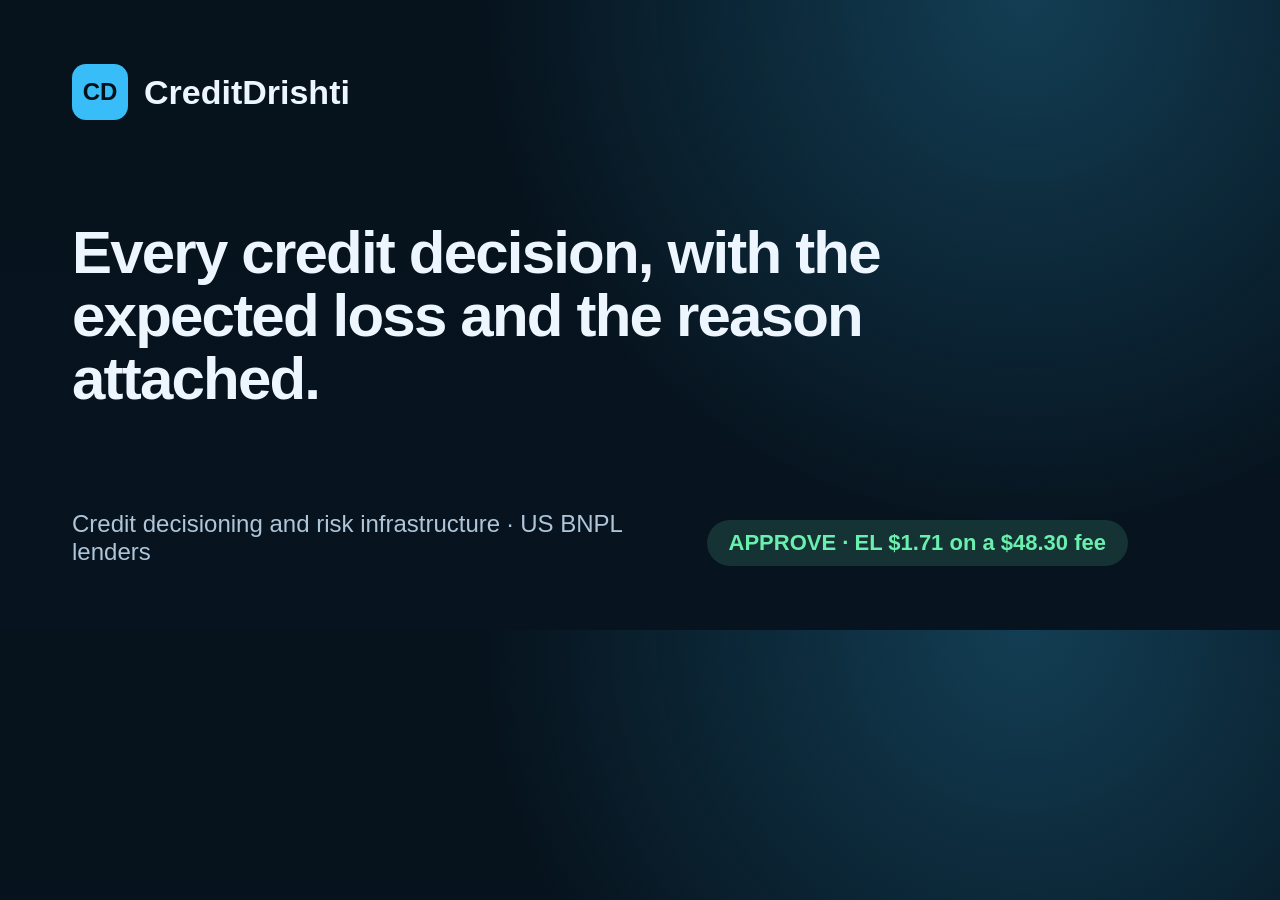
<file: assets-src/og-card.html>
<!DOCTYPE html><html><head><meta charset="UTF-8"><style>
body{margin:0;width:1200px;height:630px;font-family:-apple-system,"Helvetica Neue",Arial,sans-serif;color:#edf6ff;
background:radial-gradient(circle at 80% 0%,rgba(56,189,248,.25),transparent 45%),linear-gradient(180deg,#06131d,#07131f);display:flex;flex-direction:column;justify-content:space-between;padding:64px 72px;box-sizing:border-box}
.brand{display:flex;align-items:center;gap:16px;font-weight:800;font-size:34px}
.mark{width:56px;height:56px;border-radius:14px;background:#38bdf8;color:#021018;display:flex;align-items:center;justify-content:center;font-size:24px}
h1{font-size:60px;line-height:1.05;letter-spacing:-.03em;margin:0;max-width:1000px}
.foot{display:flex;justify-content:space-between;align-items:flex-end;color:#afc5d8;font-size:24px}
.pill{white-space:nowrap;background:rgba(105,240,174,.14);color:#69f0ae;font-weight:800;padding:10px 22px;border-radius:999px;font-size:22px}
</style></head><body>
<div class="brand"><div class="mark">CD</div>CreditDrishti</div>
<h1>Every credit decision, with the expected loss and the reason attached.</h1>
<div class="foot"><span>Credit decisioning and risk infrastructure · US BNPL lenders</span><span class="pill">APPROVE · EL $1.71 on a $48.30 fee</span></div>
</body></html>
</file>
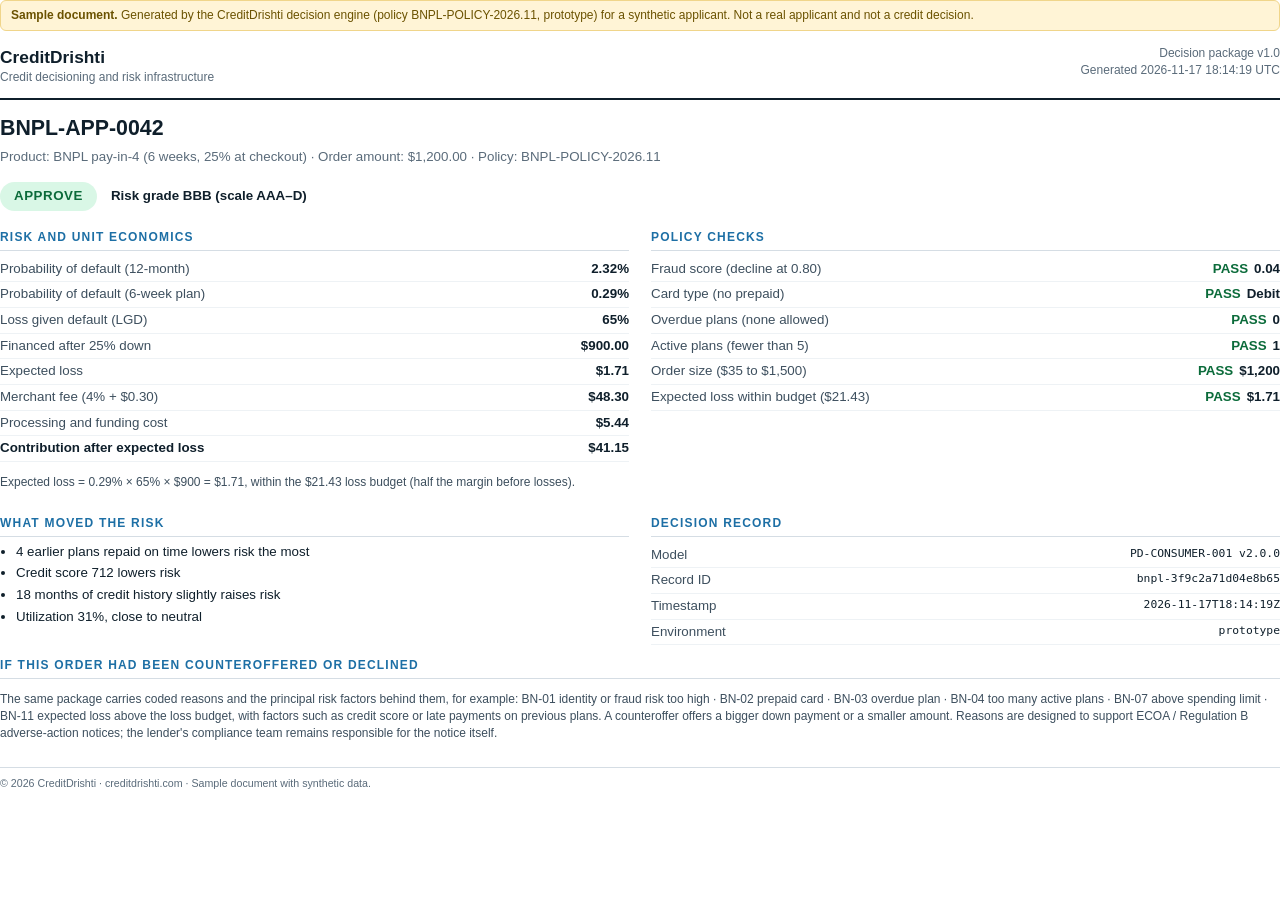
<file: assets-src/sample-report.html>
<!DOCTYPE html>
<html lang="en">
<head>
<meta charset="UTF-8" />
<title>CreditDrishti — Sample decision package BNPL-APP-0042</title>
<style>
  @page { size: Letter; margin: 0.5in; }
  * { box-sizing: border-box; }
  body { margin: 0; font-family: -apple-system, "Helvetica Neue", Arial, sans-serif; color: #0f1f2b; font-size: 10pt; line-height: 1.4; }
  .banner { background: #fff4d6; border: 1px solid #f0d58a; color: #6b5200; padding: 6px 10px; border-radius: 6px; font-size: 9pt; margin-bottom: 14px; }
  header { display: flex; justify-content: space-between; align-items: flex-start; border-bottom: 2px solid #0f1f2b; padding-bottom: 12px; }
  .brand { font-weight: 800; font-size: 13pt; }
  .brand small { display: block; font-weight: 400; color: #5a6b7a; font-size: 9pt; }
  .meta { text-align: right; font-size: 9pt; color: #5a6b7a; }
  h1 { font-size: 16pt; margin: 14px 0 4px; }
  .sub { color: #5a6b7a; margin: 0 0 16px; }
  .decision { display: flex; gap: 14px; align-items: center; margin-bottom: 18px; }
  .badge { background: #d9f7e6; color: #0b6b3a; font-weight: 800; padding: 5px 14px; border-radius: 999px; letter-spacing: 0.04em; }
  .grade { font-weight: 700; }
  .grid { display: grid; grid-template-columns: 1fr 1fr; gap: 12px 22px; }
  section { break-inside: avoid; }
  h2 { font-size: 9pt; letter-spacing: 0.1em; text-transform: uppercase; color: #1d6fa5; margin: 0 0 6px; border-bottom: 1px solid #d5dde4; padding-bottom: 4px; }
  table { width: 100%; border-collapse: collapse; }
  th, td { padding: 3px 0; border-bottom: 1px solid #eef2f5; vertical-align: top; }
  th { text-align: left; font-weight: 400; color: #3d4f5e; padding-right: 10px; }
  td { text-align: right; font-weight: 600; font-variant-numeric: tabular-nums; }
  tr.total th, tr.total td { font-weight: 800; color: #0f1f2b; border-top: 1px solid #0f1f2b; }
  .pass { color: #0b6b3a; font-weight: 700; margin-right: 6px; }
  ul { margin: 0; padding-left: 16px; }
  li { margin: 3px 0; }
  .mono td { font-family: Menlo, Consolas, monospace; font-size: 8.5pt; font-weight: 500; }
  .full { grid-column: 1 / -1; }
  .note { font-size: 9pt; color: #3d4f5e; }
  footer { margin-top: 14px; padding-top: 8px; border-top: 1px solid #d5dde4; font-size: 8pt; color: #5a6b7a; }
</style>
</head>
<body>
  <div class="banner"><strong>Sample document.</strong> Generated by the CreditDrishti decision engine (policy BNPL-POLICY-2026.11, prototype) for a synthetic applicant. Not a real applicant and not a credit decision.</div>

  <header>
    <div class="brand">CreditDrishti<small>Credit decisioning and risk infrastructure</small></div>
    <div class="meta">Decision package v1.0<br />Generated 2026-11-17 18:14:19 UTC</div>
  </header>

  <h1>BNPL-APP-0042</h1>
  <p class="sub">Product: BNPL pay-in-4 (6 weeks, 25% at checkout) · Order amount: $1,200.00 · Policy: BNPL-POLICY-2026.11</p>

  <div class="decision">
    <span class="badge">APPROVE</span>
    <span class="grade">Risk grade BBB (scale AAA–D)</span>
  </div>

  <div class="grid">
    <section>
      <h2>Risk and unit economics</h2>
      <table>
        <tr><th>Probability of default (12-month)</th><td>2.32%</td></tr>
        <tr><th>Probability of default (6-week plan)</th><td>0.29%</td></tr>
        <tr><th>Loss given default (LGD)</th><td>65%</td></tr>
        <tr><th>Financed after 25% down</th><td>$900.00</td></tr>
        <tr><th>Expected loss</th><td>$1.71</td></tr>
        <tr><th>Merchant fee (4% + $0.30)</th><td>$48.30</td></tr>
        <tr><th>Processing and funding cost</th><td>$5.44</td></tr>
        <tr class="total"><th>Contribution after expected loss</th><td>$41.15</td></tr>
      </table>
      <p class="note">Expected loss = 0.29% × 65% × $900 = $1.71, within the $21.43 loss budget (half the margin before losses).</p>
    </section>

    <section>
      <h2>Policy checks</h2>
      <table>
        <tr><th>Fraud score (decline at 0.80)</th><td><span class="pass">PASS</span>0.04</td></tr>
        <tr><th>Card type (no prepaid)</th><td><span class="pass">PASS</span>Debit</td></tr>
        <tr><th>Overdue plans (none allowed)</th><td><span class="pass">PASS</span>0</td></tr>
        <tr><th>Active plans (fewer than 5)</th><td><span class="pass">PASS</span>1</td></tr>
        <tr><th>Order size ($35 to $1,500)</th><td><span class="pass">PASS</span>$1,200</td></tr>
        <tr><th>Expected loss within budget ($21.43)</th><td><span class="pass">PASS</span>$1.71</td></tr>
      </table>
    </section>

    <section>
      <h2>What moved the risk</h2>
      <ul>
        <li>4 earlier plans repaid on time lowers risk the most</li>
        <li>Credit score 712 lowers risk</li>
        <li>18 months of credit history slightly raises risk</li>
        <li>Utilization 31%, close to neutral</li>
      </ul>
    </section>

    <section>
      <h2>Decision record</h2>
      <table class="mono">
        <tr><th>Model</th><td>PD-CONSUMER-001 v2.0.0</td></tr>
        <tr><th>Record ID</th><td>bnpl-3f9c2a71d04e8b65</td></tr>
        <tr><th>Timestamp</th><td>2026-11-17T18:14:19Z</td></tr>
        <tr><th>Environment</th><td>prototype</td></tr>
      </table>
    </section>

    <section class="full">
      <h2>If this order had been counteroffered or declined</h2>
      <p class="note">The same package carries coded reasons and the principal risk factors behind them, for example:
        BN-01 identity or fraud risk too high · BN-02 prepaid card · BN-03 overdue plan · BN-04 too many active plans ·
        BN-07 above spending limit · BN-11 expected loss above the loss budget, with factors such as credit score or late payments on previous plans.
        A counteroffer offers a bigger down payment or a smaller amount. Reasons are designed to support ECOA / Regulation B
        adverse-action notices; the lender's compliance team remains responsible for the notice itself.</p>
    </section>
  </div>

  <footer>© 2026 CreditDrishti · creditdrishti.com · Sample document with synthetic data.</footer>
</body>
</html>
</file>
<file: styles.css>
:root {
  --bg: #07131f;
  --bg-soft: #0d1d2b;
  --panel: rgba(14, 30, 42, 0.82);
  --panel-border: rgba(148, 163, 184, 0.18);
  --card: #0f1f2b;
  --text: #edf6ff;
  --muted: #afc5d8;
  --primary: #7dd3fc;
  --primary-strong: #38bdf8;
  --success: #69f0ae;
  --warning: #f9c74f;
  --danger: #ff6b6b;
  --shadow: rgba(3, 7, 18, 0.38);
}

* {
  box-sizing: border-box;
}

html {
  scroll-behavior: smooth;
}

body {
  margin: 0;
  font-family: "Inter", sans-serif;
  background:
    radial-gradient(circle at top, rgba(56, 189, 248, 0.15), transparent 30%),
    linear-gradient(180deg, #06131d 0%, #07131f 100%);
  color: var(--text);
}

img {
  max-width: 100%;
}

a {
  color: inherit;
  text-decoration: none;
}

.container {
  width: min(1120px, calc(100% - 32px));
  margin: 0 auto;
}

.topbar {
  position: sticky;
  top: 0;
  z-index: 10;
  backdrop-filter: blur(18px);
  background: rgba(7, 19, 31, 0.82);
  border-bottom: 1px solid var(--panel-border);
}

.nav {
  display: flex;
  align-items: center;
  justify-content: space-between;
  min-height: 80px;
  gap: 20px;
}

.brand {
  display: inline-flex;
  align-items: center;
  gap: 12px;
  font-weight: 700;
}

.brand-mark {
  display: inline-flex;
  align-items: center;
  justify-content: center;
  width: 36px;
  height: 36px;
  border-radius: 10px;
  background: linear-gradient(135deg, var(--primary), #1d4ed8);
  color: #03151e;
  font-size: 0.75rem;
  font-weight: 800;
}

.menu {
  display: flex;
  gap: 24px;
  color: var(--muted);
  font-size: 0.95rem;
}

.button {
  display: inline-flex;
  align-items: center;
  justify-content: center;
  min-height: 46px;
  padding: 0 18px;
  border-radius: 999px;
  font-weight: 600;
  transition: transform 0.2s ease, opacity 0.2s ease;
}

.button:hover {
  transform: translateY(-1px);
}

.button-primary {
  background: linear-gradient(135deg, var(--primary), var(--primary-strong));
  color: #021018;
  box-shadow: 0 12px 30px rgba(56, 189, 248, 0.28);
}

.button-secondary {
  border: 1px solid var(--panel-border);
  background: rgba(15, 31, 43, 0.7);
  color: var(--text);
}

.hero {
  padding: 72px 0 48px;
}

.hero-grid {
  display: grid;
  grid-template-columns: 1.2fr 0.8fr;
  gap: 40px;
  align-items: center;
}

.eyebrow {
  display: inline-block;
  margin-bottom: 18px;
  padding: 8px 12px;
  border-radius: 999px;
  background: rgba(125, 211, 252, 0.12);
  color: var(--primary);
  font-size: 0.78rem;
  font-weight: 700;
  letter-spacing: 0.08em;
  text-transform: uppercase;
}

.hero-copy h1 {
  margin: 0;
  font-size: clamp(2.8rem, 5vw, 4.7rem);
  line-height: 1.02;
  letter-spacing: -0.06em;
}

.hero-copy p {
  max-width: 620px;
  color: var(--muted);
  line-height: 1.7;
  font-size: 1.05rem;
  margin-top: 20px;
}

.cta-row {
  display: flex;
  flex-wrap: wrap;
  gap: 16px;
  margin: 28px 0 22px;
}

.hero-panel {
  display: flex;
  flex-direction: column;
  gap: 18px;
}

.panel-card {
  background: var(--panel);
  border: 1px solid var(--panel-border);
  border-radius: 24px;
  box-shadow: 0 26px 50px var(--shadow);
}

.panel-highlight {
  padding: 26px;
}

.panel-topline {
  color: var(--muted);
  font-size: 0.8rem;
  letter-spacing: 0.12em;
  text-transform: uppercase;
}

.decision-row {
  display: flex;
  align-items: center;
  justify-content: space-between;
  margin-top: 18px;
  margin-bottom: 22px;
}

.badge {
  display: inline-flex;
  align-items: center;
  justify-content: center;
  min-width: 110px;
  padding: 9px 12px;
  border-radius: 999px;
  font-size: 0.82rem;
  font-weight: 700;
}

.badge-decline {
  background: rgba(255, 107, 107, 0.13);
  color: #ff9a9a;
}

.risk-score {
  color: var(--primary);
  font-weight: 700;
}

.metrics-grid {
  display: grid;
  grid-template-columns: repeat(2, minmax(120px, 1fr));
  gap: 16px;
}

.metrics-grid div {
  padding: 18px 16px;
  background: rgba(125, 211, 252, 0.04);
  border: 1px solid rgba(125, 211, 252, 0.09);
  border-radius: 16px;
}

.metrics-grid label {
  display: block;
  margin-bottom: 10px;
  color: var(--muted);
  font-size: 0.8rem;
  text-transform: uppercase;
  letter-spacing: 0.08em;
}

.metrics-grid strong {
  font-size: 1.4rem;
}

.panel-list {
  padding: 22px 24px;
}

.panel-list h3 {
  margin-top: 0;
  margin-bottom: 16px;
  font-size: 1.08rem;
}

.panel-list ul,
.info-card p,
.step p,
.footer p {
  color: var(--muted);
  line-height: 1.7;
}

.panel-list ul {
  list-style: none;
  padding: 0;
  margin: 0;
  display: grid;
  gap: 10px;
}

.section-heading {
  text-align: center;
  max-width: 760px;
  margin: 0 auto 34px;
}

.section-heading.left {
  text-align: left;
  margin-left: 0;
}

.section-heading h2 {
  margin: 0;
  font-size: clamp(2rem, 3vw, 2.8rem);
  letter-spacing: -0.05em;
}

.feature-band,
.process {
  padding: 88px 0;
}

.card-grid,
.steps {
  display: grid;
  gap: 20px;
}

.card-grid {
  grid-template-columns: repeat(3, minmax(0, 1fr));
}

.info-card {
  background: rgba(15, 31, 43, 0.74);
  border: 1px solid var(--panel-border);
  border-radius: 22px;
  padding: 24px 22px;
}

.icon {
  display: inline-flex;
  width: 42px;
  height: 42px;
  align-items: center;
  justify-content: center;
  margin-bottom: 16px;
  border-radius: 12px;
  background: rgba(125, 211, 252, 0.12);
  color: var(--primary);
  font-weight: 800;
}

.info-card h3 {
  margin: 0 0 10px;
  font-size: 1.25rem;
}

.step {
  background: rgba(15, 31, 43, 0.74);
  border: 1px solid var(--panel-border);
  border-radius: 20px;
  padding: 24px 22px;
}

.step h3 {
  margin-top: 0;
  margin-bottom: 14px;
}

.steps {
  grid-template-columns: repeat(3, minmax(0, 1fr));
}

.step span {
  display: inline-flex;
  width: 38px;
  height: 38px;
  align-items: center;
  justify-content: center;
  margin-bottom: 16px;
  font-weight: 800;
  border-radius: 12px;
  background: linear-gradient(135deg, rgba(125, 211, 252, 0.12), rgba(59, 130, 246, 0.18));
  color: var(--primary);
}

.cta-banner {
  padding: 0 0 28px;
}

.cta-banner-inner {
  display: flex;
  justify-content: space-between;
  align-items: center;
  gap: 20px;
  padding: 28px 32px;
  border: 1px solid var(--panel-border);
  border-radius: 24px;
  background: linear-gradient(135deg, rgba(18, 35, 48, 0.9), rgba(8, 22, 33, 0.9));
  box-shadow: 0 24px 42px rgba(3, 7, 18, 0.22);
}

.cta-banner h3 {
  margin: 0;
  font-size: clamp(1.4rem, 2vw, 2.1rem);
  letter-spacing: -0.04em;
}

.contact-form {
  display: grid;
  gap: 16px;
  margin-top: 20px;
  padding: 28px 32px;
  border: 1px solid var(--panel-border);
  border-radius: 24px;
  background: var(--panel);
}

.contact-form .form-row {
  display: grid;
  grid-template-columns: 1fr 1fr;
  gap: 16px;
}

.contact-form label {
  display: grid;
  gap: 6px;
  font-size: 0.9rem;
  color: var(--muted);
}

.contact-form input,
.contact-form textarea {
  width: 100%;
  padding: 12px 14px;
  border: 1px solid var(--panel-border);
  border-radius: 12px;
  background: var(--bg-soft);
  color: var(--text);
  font: inherit;
}

.contact-form input:focus,
.contact-form textarea:focus {
  outline: 2px solid var(--primary);
  outline-offset: 1px;
}

.contact-form .hp {
  position: absolute;
  left: -9999px;
  width: 1px;
  height: 1px;
  overflow: hidden;
}

.contact-form button {
  border: 0;
  cursor: pointer;
  font: inherit;
  font-weight: 600;
}

.contact-form button:disabled {
  opacity: 0.6;
  cursor: progress;
}

.form-actions {
  display: flex;
  align-items: center;
  gap: 16px;
  flex-wrap: wrap;
}

.form-status {
  margin: 0;
  color: var(--muted);
}

.form-status.ok {
  color: var(--success);
}

.form-status.err {
  color: var(--danger);
}

.footer {
  padding: 24px 0 48px;
}

.footer-row {
  display: flex;
  justify-content: space-between;
  gap: 20px;
  align-items: center;
  padding-top: 24px;
  border-top: 1px solid var(--panel-border);
}

@media (max-width: 900px) {
  .hero-grid,
  .card-grid,
  .steps {
    grid-template-columns: 1fr;
  }

  .menu {
    display: none;
  }

  .cta-banner-inner,
  .footer-row {
    flex-direction: column;
    align-items: flex-start;
  }

  .contact-form {
    padding: 20px 16px;
  }

  .contact-form .form-row {
    grid-template-columns: 1fr;
  }
}

/* ---------- Additions: brand link, badges, reasons ---------- */
a.brand {
  color: var(--text);
}

.badge-approve {
  background: rgba(105, 240, 174, 0.13);
  color: var(--success);
}

.badge-review {
  background: rgba(249, 199, 79, 0.14);
  color: var(--warning);
}

.tagline {
  font-size: 0.95rem !important;
  margin-top: 4px !important;
}

.tagline strong {
  color: var(--text);
}

.reasons {
  list-style: none;
  padding: 0;
  margin: 0;
  display: grid;
  gap: 10px;
  color: var(--muted);
  line-height: 1.5;
}

.reasons li {
  position: relative;
  padding-left: 26px;
}

.reasons li::before {
  position: absolute;
  left: 0;
  top: 0;
  width: 18px;
  text-align: center;
  font-weight: 800;
}

.reasons li.pos::before {
  content: "+";
  color: var(--success);
}

.reasons li.neg::before {
  content: "−";
  color: var(--danger);
}

.fineprint {
  margin: 18px 0 0;
  color: var(--muted);
  font-size: 0.8rem;
  line-height: 1.5;
}

.fineprint a {
  color: var(--primary);
  text-decoration: underline;
}

/* ---------- Interactive demo ---------- */
.demo {
  padding: 88px 0;
}

.demo-grid {
  display: grid;
  grid-template-columns: 1fr 1fr;
  gap: 20px;
  align-items: start;
}

.demo-inputs {
  display: grid;
  gap: 22px;
  padding: 26px;
}

.demo-inputs label {
  display: grid;
  gap: 10px;
  color: var(--muted);
  font-size: 0.92rem;
}

.demo-inputs label > span {
  display: flex;
  justify-content: space-between;
  gap: 12px;
}

.demo-inputs output {
  color: var(--text);
  font-weight: 700;
  font-variant-numeric: tabular-nums;
}

.demo-inputs input[type="range"] {
  width: 100%;
  accent-color: var(--primary-strong);
}

.demo-result {
  padding: 26px;
}

.demo-result strong {
  font-variant-numeric: tabular-nums;
}

/* ---------- Who it's for ---------- */
.pilot-grid {
  display: grid;
  grid-template-columns: 1.1fr 0.9fr;
  gap: 40px;
  align-items: center;
}

.lede {
  color: var(--muted);
  line-height: 1.7;
  margin: 18px 0 0;
}

.fit-list {
  list-style: none;
  margin: 0;
  padding: 0;
  display: grid;
  gap: 12px;
}

.fit-list li {
  padding: 16px 18px 16px 48px;
  position: relative;
  border: 1px solid var(--panel-border);
  border-radius: 16px;
  background: rgba(15, 31, 43, 0.74);
}

.fit-list li::before {
  content: "✓";
  position: absolute;
  left: 18px;
  color: var(--success);
  font-weight: 800;
}

/* ---------- Pilot section + form extras ---------- */
.cta-banner {
  padding: 40px 0 28px;
}

.pilot-copy {
  max-width: 760px;
  margin: 14px 0 0;
  color: var(--muted);
  line-height: 1.7;
}

.contact-form select {
  width: 100%;
  padding: 12px 14px;
  border: 1px solid var(--panel-border);
  border-radius: 12px;
  background: var(--bg-soft);
  color: var(--text);
  font: inherit;
}

.contact-form select:focus {
  outline: 2px solid var(--primary);
  outline-offset: 1px;
}

/* ---------- Footer ---------- */
.footer-links {
  display: flex;
  flex-wrap: wrap;
  gap: 20px;
  color: var(--muted);
  font-size: 0.92rem;
}

.footer-links a:hover {
  color: var(--text);
}

/* ---------- Privacy page ---------- */
.legal {
  max-width: 760px;
  padding: 64px 0 40px;
  line-height: 1.75;
}

.legal h1 {
  font-size: clamp(2rem, 4vw, 2.8rem);
  letter-spacing: -0.04em;
  margin: 0 0 8px;
}

.legal h2 {
  margin: 36px 0 8px;
  font-size: 1.25rem;
}

.legal p,
.legal li {
  color: var(--muted);
}

.legal a {
  color: var(--primary);
  text-decoration: underline;
}

/* ---------- Outcomes ---------- */
.outcome-grid {
  display: grid;
  grid-template-columns: repeat(3, minmax(0, 1fr));
  gap: 20px;
}

.outcome {
  display: flex;
  flex-direction: column;
  gap: 12px;
  padding: 24px 22px;
  border: 1px solid var(--panel-border);
  border-radius: 20px;
  background: rgba(15, 31, 43, 0.74);
}

.outcome h3 {
  margin: 0;
}

.outcome p {
  margin: 0;
  color: var(--muted);
  line-height: 1.65;
  flex: 1;
}

/* ---------- Platform ---------- */
.flow {
  list-style: none;
  margin: 0 0 24px;
  padding: 0;
  display: grid;
  grid-template-columns: repeat(4, minmax(0, 1fr));
  gap: 16px;
  counter-reset: none;
}

.flow li {
  position: relative;
  padding: 20px;
  border: 1px solid var(--panel-border);
  border-radius: 18px;
  background: rgba(15, 31, 43, 0.74);
}

.flow li:not(:last-child)::after {
  content: "→";
  position: absolute;
  right: -14px;
  top: 50%;
  transform: translateY(-50%);
  color: var(--primary);
  font-weight: 800;
  z-index: 1;
}

.flow h3 {
  margin: 12px 0 6px;
  font-size: 1rem;
}

.flow p {
  margin: 0;
  color: var(--muted);
  font-size: 0.9rem;
  line-height: 1.55;
}

.flow-step {
  display: inline-flex;
  width: 30px;
  height: 30px;
  align-items: center;
  justify-content: center;
  border-radius: 10px;
  background: rgba(125, 211, 252, 0.14);
  color: var(--primary);
  font-weight: 800;
  font-size: 0.9rem;
}

.platform-grid {
  display: grid;
  grid-template-columns: 1.1fr 0.9fr;
  gap: 20px;
  align-items: start;
}

.code-card {
  overflow: hidden;
}

.code-head {
  display: flex;
  justify-content: space-between;
  gap: 12px;
  padding: 14px 20px;
  border-bottom: 1px solid var(--panel-border);
  font-family: "SFMono-Regular", Consolas, monospace;
  font-size: 0.85rem;
  color: var(--primary);
}

.code-head .muted {
  color: var(--muted);
}

.code-card pre {
  margin: 0;
  padding: 20px;
  overflow-x: auto;
  font-family: "SFMono-Regular", Consolas, monospace;
  font-size: 0.84rem;
  line-height: 1.7;
  color: var(--text);
}

.spec-list {
  display: grid;
  gap: 18px;
}

.spec-list > div {
  padding: 20px 22px;
  border: 1px solid var(--panel-border);
  border-radius: 18px;
  background: rgba(15, 31, 43, 0.74);
}

.spec-list h3 {
  margin: 0 0 10px;
  font-size: 1rem;
}

.spec-list ul {
  margin: 0;
  padding-left: 18px;
  color: var(--muted);
  line-height: 1.65;
}

/* ---------- Comparison ---------- */
.compare-wrap {
  overflow-x: auto;
  border: 1px solid var(--panel-border);
  border-radius: 20px;
  background: rgba(15, 31, 43, 0.74);
}

.compare {
  width: 100%;
  min-width: 680px;
  border-collapse: collapse;
}

.compare th,
.compare td {
  padding: 16px 18px;
  text-align: left;
  vertical-align: top;
  border-bottom: 1px solid var(--panel-border);
  line-height: 1.5;
}

.compare tbody tr:last-child th,
.compare tbody tr:last-child td {
  border-bottom: 0;
}

.compare thead th {
  color: var(--muted);
  font-size: 0.82rem;
  font-weight: 600;
  letter-spacing: 0.04em;
}

.compare tbody th {
  font-weight: 600;
  color: var(--text);
}

.compare td {
  color: var(--muted);
}

.compare .us {
  color: var(--text);
  background: rgba(125, 211, 252, 0.07);
}

.compare thead .us {
  color: var(--primary);
}

/* ---------- Hero tabs ---------- */
.tabs {
  display: inline-flex;
  gap: 4px;
  padding: 4px;
  margin-bottom: 18px;
  border: 1px solid var(--panel-border);
  border-radius: 999px;
  background: var(--bg-soft);
}

.tabs button {
  border: 0;
  border-radius: 999px;
  padding: 7px 16px;
  background: transparent;
  color: var(--muted);
  font: inherit;
  font-size: 0.85rem;
  font-weight: 600;
  cursor: pointer;
}

.tabs button[aria-selected="true"] {
  background: rgba(125, 211, 252, 0.16);
  color: var(--text);
}

.tabs button:focus-visible {
  outline: 2px solid var(--primary);
  outline-offset: 2px;
}

.panel-highlight .reasons {
  margin-top: 18px;
}

.lede.center {
  text-align: center;
  max-width: 640px;
  margin-left: auto;
  margin-right: auto;
}

/* ---------- Flow loop note ---------- */
.flow-loop {
  margin: 0 0 28px;
  padding: 14px 18px;
  border: 1px dashed rgba(125, 211, 252, 0.35);
  border-radius: 16px;
  color: var(--muted);
  line-height: 1.6;
}

.flow-loop span {
  color: var(--primary);
  font-weight: 800;
  margin-right: 6px;
}

/* ---------- Decision package report ---------- */
.report {
  padding: 0;
  overflow: hidden;
}

.report-head {
  display: flex;
  justify-content: space-between;
  align-items: center;
  flex-wrap: wrap;
  gap: 16px;
  padding: 22px 26px;
  border-bottom: 1px solid var(--panel-border);
}

.report-kicker {
  color: var(--muted);
  font-size: 0.78rem;
  letter-spacing: 0.1em;
  text-transform: uppercase;
}

.report-head h3 {
  margin: 6px 0 0;
  font-size: 1.25rem;
}

.report-decision {
  display: flex;
  align-items: center;
  gap: 14px;
}

.report-grid {
  display: grid;
  grid-template-columns: repeat(2, minmax(0, 1fr));
}

.report-grid section {
  padding: 22px 26px;
  border-bottom: 1px solid var(--panel-border);
}

.report-grid section:nth-child(odd) {
  border-right: 1px solid var(--panel-border);
}

.report-grid h4 {
  margin: 0 0 14px;
  color: var(--primary);
  font-size: 0.8rem;
  letter-spacing: 0.1em;
  text-transform: uppercase;
}

.kv {
  width: 100%;
  border-collapse: collapse;
  font-size: 0.92rem;
}

.kv th,
.kv td {
  padding: 8px 0;
  border-bottom: 1px solid rgba(148, 163, 184, 0.1);
  vertical-align: top;
}

.kv tr:last-child th,
.kv tr:last-child td {
  border-bottom: 0;
}

.kv th {
  text-align: left;
  font-weight: 500;
  color: var(--muted);
  padding-right: 12px;
}

.kv td {
  text-align: right;
  font-weight: 600;
  font-variant-numeric: tabular-nums;
  white-space: nowrap;
}

.kv tr.total th,
.kv tr.total td {
  color: var(--text);
  font-weight: 700;
}

.kv.mono td {
  font-family: "SFMono-Regular", Consolas, monospace;
  font-size: 0.82rem;
  font-weight: 500;
  white-space: normal;
  word-break: break-all;
}

.pass {
  display: inline-block;
  margin-right: 8px;
  padding: 2px 8px;
  border-radius: 999px;
  background: rgba(105, 240, 174, 0.13);
  color: var(--success);
  font-size: 0.75rem;
  font-weight: 700;
}

.report-foot {
  display: flex;
  justify-content: space-between;
  align-items: center;
  flex-wrap: wrap;
  gap: 16px;
  padding: 18px 26px;
}

.report-foot p {
  margin: 0;
  max-width: 640px;
  color: var(--muted);
  font-size: 0.85rem;
  line-height: 1.55;
}

/* ---------- Glossary + calculator ---------- */
.glossary {
  display: grid;
  grid-template-columns: repeat(4, minmax(0, 1fr));
  gap: 16px;
  margin: 0 0 24px;
}

.glossary div {
  padding: 18px;
  border: 1px solid var(--panel-border);
  border-radius: 16px;
  background: rgba(15, 31, 43, 0.74);
}

.glossary dt {
  color: var(--primary);
  font-weight: 700;
  font-size: 0.88rem;
  margin-bottom: 6px;
}

.glossary dd {
  margin: 0;
  color: var(--muted);
  line-height: 1.55;
  font-size: 0.92rem;
}

.el-big {
  margin-top: 10px;
  font-size: clamp(2.2rem, 4vw, 3rem);
  font-weight: 800;
  letter-spacing: -0.03em;
  font-variant-numeric: tabular-nums;
}

.el-sub {
  margin: 6px 0 18px;
  color: var(--muted);
}

.el-sub span {
  color: var(--text);
  font-weight: 700;
}

.el-verdict {
  margin: 16px 0 0;
  font-weight: 600;
  line-height: 1.5;
}

.el-verdict.ok {
  color: var(--success);
}

.el-verdict.err {
  color: var(--danger);
}

#why .outcome-grid {
  margin-top: 24px;
}

.info-card h3 {
  margin-top: 0;
}

/* ---------- Pilot ---------- */
.cta-banner .pilot-grid {
  padding: 28px 32px;
  border: 1px solid var(--panel-border);
  border-radius: 24px;
  background: linear-gradient(135deg, rgba(18, 35, 48, 0.9), rgba(8, 22, 33, 0.9));
}

.cta-banner .pilot-grid h3 {
  margin: 0;
  font-size: clamp(1.4rem, 2vw, 2.1rem);
  letter-spacing: -0.04em;
}

.fit-title {
  margin: 0 0 14px;
  font-size: 1rem;
}

/* ---------- Build-vs-buy note ---------- */
.build-note {
  margin: 0 0 24px;
  padding: 22px 26px;
  border: 1px solid var(--panel-border);
  border-left: 3px solid var(--primary);
  border-radius: 18px;
  background: rgba(15, 31, 43, 0.74);
}

.build-note h3 {
  margin: 0 0 8px;
}

.build-note p {
  margin: 0;
  color: var(--muted);
  line-height: 1.7;
}

/* ---------- Buyer's checklist ---------- */
.qa {
  display: grid;
  grid-template-columns: repeat(2, minmax(0, 1fr));
  gap: 16px;
  margin: 0;
}

.qa div {
  padding: 20px 22px;
  border: 1px solid var(--panel-border);
  border-radius: 18px;
  background: rgba(15, 31, 43, 0.74);
}

.qa dt {
  font-weight: 700;
  margin-bottom: 8px;
}

.qa dd {
  margin: 0;
  color: var(--muted);
  line-height: 1.65;
}

/* ---------- Product screenshot ---------- */
.screenshot {
  margin: 32px 0 0;
}

.screenshot figcaption {
  max-width: 720px;
  margin-bottom: 16px;
}

.screenshot figcaption h3 {
  margin: 0 0 6px;
  font-size: 1.25rem;
}

.screenshot figcaption p {
  margin: 0;
  color: var(--muted);
  line-height: 1.65;
}

.screenshot img {
  display: block;
  width: 100%;
  height: auto;
  border: 1px solid var(--panel-border);
  border-radius: 18px;
  box-shadow: 0 26px 50px var(--shadow);
}

/* Keyboard focus visible everywhere */
a:focus-visible,
button:focus-visible,
input:focus-visible {
  outline: 2px solid var(--primary);
  outline-offset: 3px;
}

@media (max-width: 900px) {
  .demo-grid,
  .pilot-grid {
    grid-template-columns: 1fr;
  }

  .topbar .button {
    min-height: 40px;
    padding: 0 14px;
    font-size: 0.88rem;
  }

  .demo,
  .feature-band,
  .process {
    padding: 56px 0;
  }
}

@media (max-width: 900px) {
  .outcome-grid,
  .platform-grid {
    grid-template-columns: 1fr;
  }

  .flow,
  .pilot-grid {
    grid-template-columns: 1fr;
  }

  .flow li:not(:last-child)::after {
    content: "↓";
    right: auto;
    left: 50%;
    top: auto;
    bottom: -18px;
    transform: translateX(-50%);
  }
}

/* Mobile overflow guards: grid tracks must be allowed to shrink below their
   content's min width (code sample, comparison table), or the page scrolls sideways. */
@media (max-width: 900px) {
  .hero-grid,
  .card-grid,
  .steps,
  .demo-grid,
  .outcome-grid,
  .platform-grid,
  .flow,
  .pilot-grid {
    grid-template-columns: minmax(0, 1fr);
  }

  .hero-grid > *,
  .demo-grid > *,
  .platform-grid > *,
  .pilot-grid > * {
    min-width: 0;
  }
}

@media (max-width: 560px) {
  .topbar .button {
    display: none;
  }

  .hero-copy h1 {
    font-size: 2.3rem;
  }

  .section-heading h2 {
    font-size: 1.75rem;
  }

  .cta-banner-inner,
  .demo-inputs,
  .demo-result,
  .panel-highlight {
    padding: 20px 16px;
  }
}

@media (max-width: 900px) {
  .report-grid,
  .glossary {
    grid-template-columns: minmax(0, 1fr);
  }

  .report-grid section:nth-child(odd) {
    border-right: 0;
  }

  .glossary {
    gap: 10px;
  }
}

@media (max-width: 560px) {
  .report-head,
  .report-grid section,
  .report-foot,
  .cta-banner .pilot-grid {
    padding: 18px 16px;
  }

  .kv td {
    white-space: normal;
  }
}

@media (max-width: 900px) {
  .qa {
    grid-template-columns: minmax(0, 1fr);
  }
}

@media (max-width: 560px) {
  .build-note,
  .qa div {
    padding: 18px 16px;
  }
}
</file>
